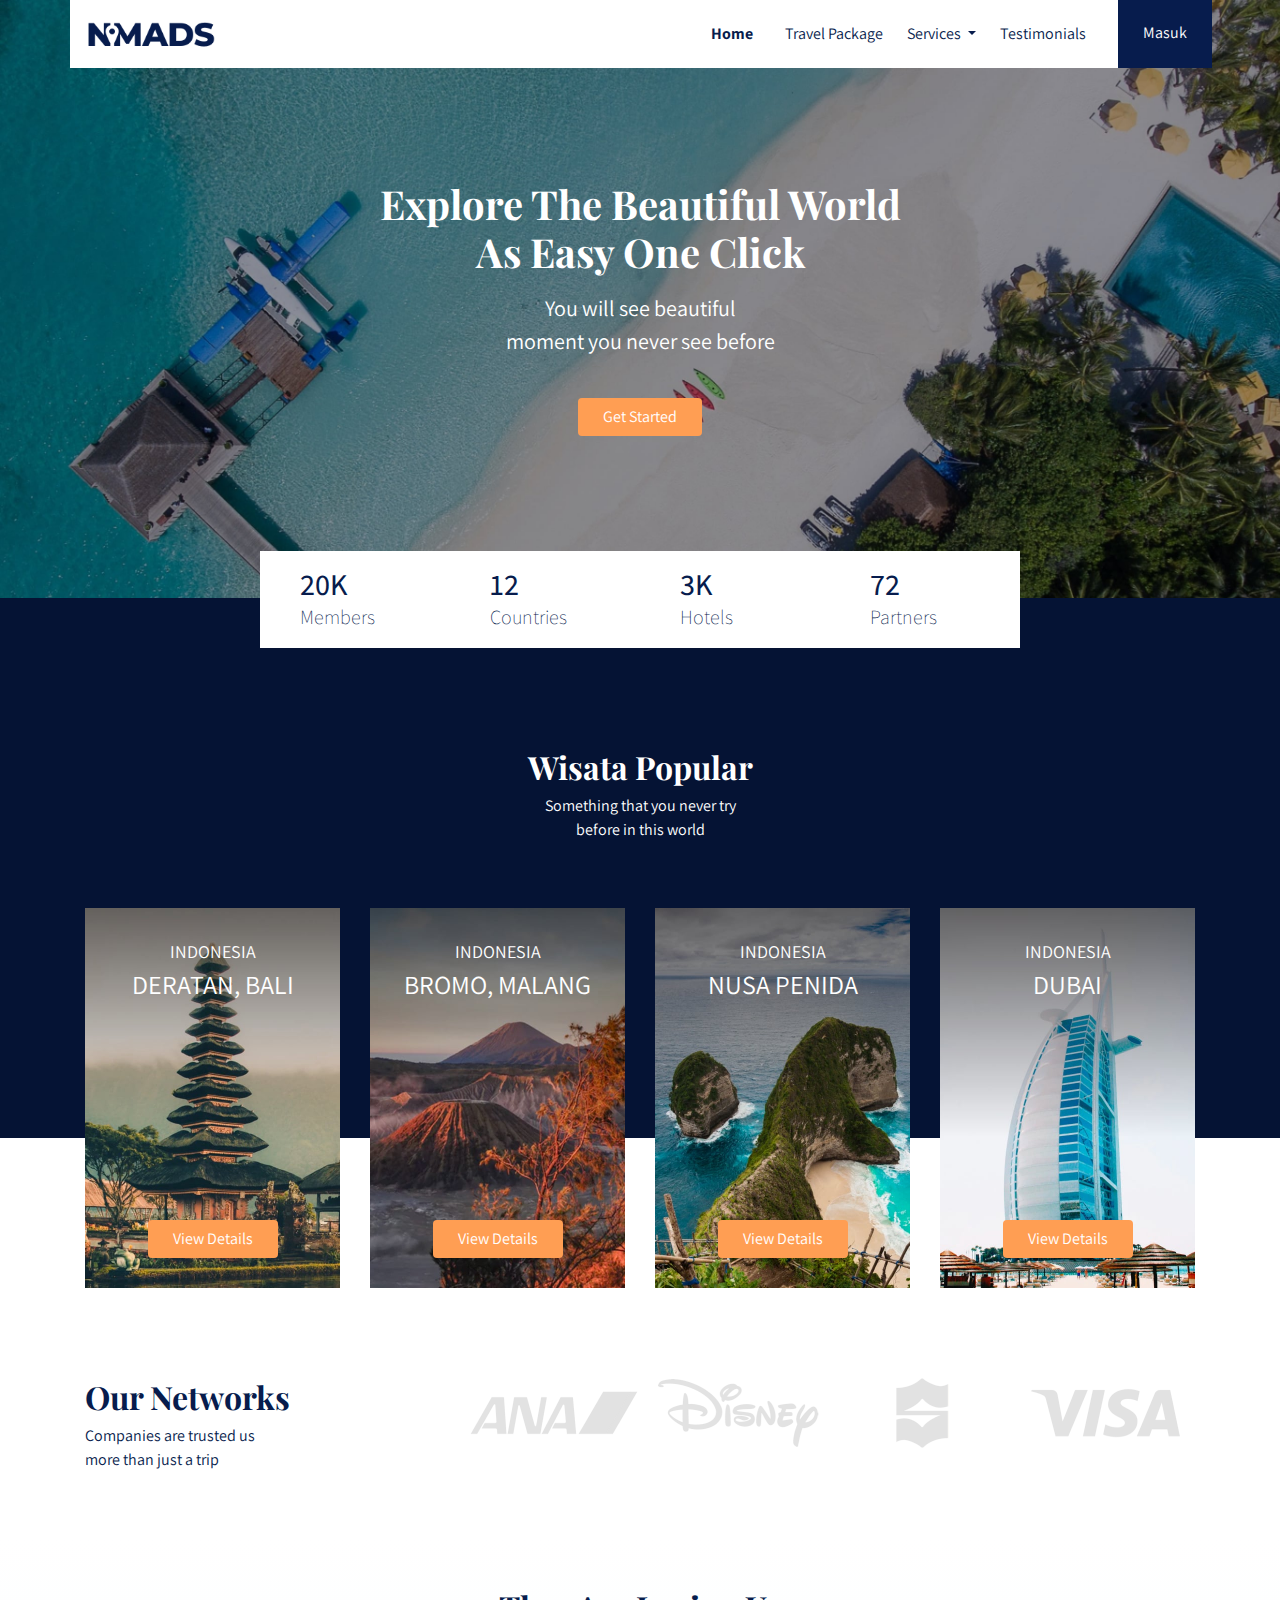
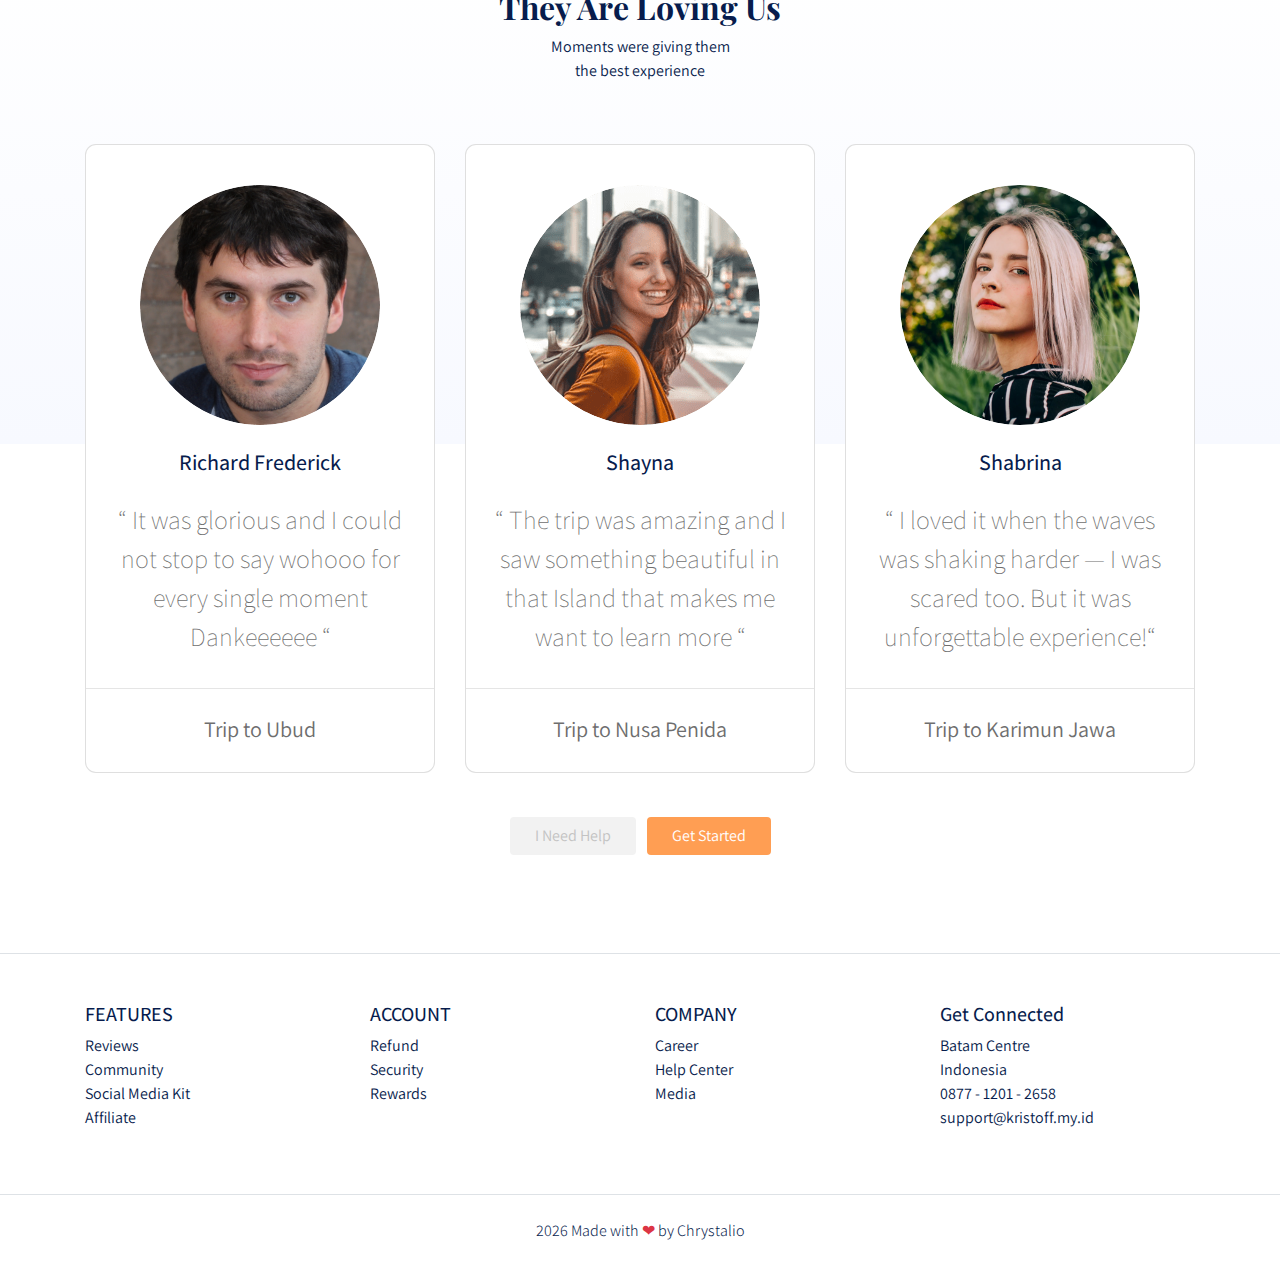
<file: index.html>
<!DOCTYPE html>
<html lang="en">
  <head>
    <meta charset="UTF-8" />
    <meta name="viewport" content="width=device-width, initial-scale=1.0" />
    <meta http-equiv="X-UA-Compatible" content="ie=edge" />
    <title>Nomads - Travel</title>
    <link
      rel="stylesheet"
      href="frontend/libraries/bootstrap/css/bootstrap.css"
    />
    <link rel="stylesheet" href="frontend/styles/main.css" />
    <link
      href="https://fonts.googleapis.com/css?family=Assistant:200,400,700&&display=swap"
      rel="stylesheet"
    />
    <link
      href="https://fonts.googleapis.com/css?family=Playfair+Display:400,700&display=swap"
      rel="stylesheet"
    />
  </head>
  <body>
    <!-- Semantic elements -->
    <!-- https://www.w3schools.com/html/html5_semantic_elements.asp -->

    <!-- Bootstrap navbar example -->
    <!-- https://www.w3schools.com/bootstrap4/bootstrap_navbar.asp -->
    <div class="container">
      <nav class="row navbar navbar-expand-lg navbar-light bg-white">
        <a class="navbar-brand" href="#">
          <img src="frontend/images/logo@2x.png" alt="" />
        </a>
        <button
          class="navbar-toggler navbar-toggler-right"
          type="button"
          data-toggle="collapse"
          data-target="#navb"
        >
          <span class="navbar-toggler-icon"></span>
        </button>

        <!-- Menu -->
        <div class="collapse navbar-collapse" id="navb">
          <ul class="navbar-nav ml-auto mr-3">
            <li class="nav-item mx-md-2">
              <a class="nav-link active" href="#">Home</a>
            </li>
            <li class="nav-item mx-md-2">
              <a class="nav-link" href="#">Travel Package</a>
            </li>
            <li class="nav-item dropdown">
              <a
                class="nav-link dropdown-toggle"
                href="#"
                id="navbardrop"
                data-toggle="dropdown"
              >
                Services
              </a>
              <div class="dropdown-menu">
                <a class="dropdown-item" href="#">Link 1</a>
                <a class="dropdown-item" href="#">Link 2</a>
                <a class="dropdown-item" href="#">Link 3</a>
              </div>
            </li>
            <li class="nav-item mx-md-2">
              <a class="nav-link" href="#">Testimonials</a>
            </li>
          </ul>

          <!-- Mobile button -->
          <form class="form-inline d-sm-block d-md-none">
            <button class="btn btn-login my-2 my-sm-0">
              Masuk
            </button>
          </form>
          <!-- Desktop Button -->
          <form class="form-inline my-2 my-lg-0 d-none d-md-block">
            <button class="btn btn-login btn-navbar-right my-2 my-sm-0 px-4">
              Masuk
            </button>
          </form>
        </div>
      </nav>
    </div>
    <header class="text-center">
      <h1>
        Explore The Beautiful World
        <br />
        As Easy One Click
      </h1>
      <p class="mt-3">
        You will see beautiful
        <br />
        moment you never see before
      </p>
      <a href="#" class="btn btn-get-started px-4 mt-4">
        Get Started
      </a>
    </header>
    <main>
      <div class="container">
        <section class="section-stats row justify-content-center" id="stats">
          <div class="col-3 col-md-2 stats-detail">
            <h2>20K</h2>
            <p>Members</p>
          </div>
          <div class="col-3 col-md-2 stats-detail">
            <h2>12</h2>
            <p>Countries</p>
          </div>
          <div class="col-3 col-md-2 stats-detail">
            <h2>3K</h2>
            <p>Hotels</p>
          </div>
          <div class="col-3 col-md-2 stats-detail">
            <h2>72</h2>
            <p>Partners</p>
          </div>
        </section>
      </div>
      <section class="section-popular" id="popular">
        <div class="container">
          <div class="row">
            <div class="col text-center section-popular-heading">
              <h2>Wisata Popular</h2>
              <p>
                Something that you never try
                <br />
                before in this world
              </p>
            </div>
          </div>
        </div>
      </section>
      <section class="section-popular-content" id="popularContent">
        <div class="container">
          <div class="section-popular-travel row justify-content-center">
            <div class="col-sm-6 col-md-4 col-lg-3">
              <div
                class="card-travel text-center d-flex flex-column"
                style="background-image: url('frontend/images/travel-1@2x.jpg');"
              >
                <div class="travel-country">INDONESIA</div>
                <div class="travel-location">DERATAN, BALI</div>
                <div class="travel-button mt-auto">
                  <a href="details.html" class="btn btn-travel-details px-4">
                    View Details
                  </a>
                </div>
              </div>
            </div>
            <div class="col-sm-6 col-md-4 col-lg-3">
              <div
                class="card-travel text-center d-flex flex-column"
                style="background-image: url('frontend/images/travel-2@2x.jpg');"
              >
                <div class="travel-country">INDONESIA</div>
                <div class="travel-location">BROMO, MALANG</div>
                <div class="travel-button mt-auto">
                  <a href="details.html" class="btn btn-travel-details px-4">
                    View Details
                  </a>
                </div>
              </div>
            </div>
            <div class="col-sm-6 col-md-4 col-lg-3">
              <div
                class="card-travel text-center d-flex flex-column"
                style="background-image: url('frontend/images/travel-3@2x.jpg');"
              >
                <div class="travel-country">INDONESIA</div>
                <div class="travel-location">NUSA PENIDA</div>
                <div class="travel-button mt-auto">
                  <a href="details.html" class="btn btn-travel-details px-4">
                    View Details
                  </a>
                </div>
              </div>
            </div>
            <div class="col-sm-6 col-md-4 col-lg-3">
              <div
                class="card-travel text-center d-flex flex-column"
                style="background-image: url('frontend/images/travel-4@2x.jpg');"
              >
                <div class="travel-country">INDONESIA</div>
                <div class="travel-location">DUBAI</div>
                <div class="travel-button mt-auto">
                  <a href="details.html" class="btn btn-travel-details px-4">
                    View Details
                  </a>
                </div>
              </div>
            </div>
          </div>
        </div>
      </section>
      <section class="section-networks" id="networks">
        <div class="container">
          <div class="row">
            <div class="col-md-4">
              <h2>Our Networks</h2>
              <p>
                Companies are trusted us
                <br />
                more than just a trip
              </p>
            </div>
            <div class="col-md-8 text-center">
              <img src="frontend/images/partner.png" class="img-patner" />
            </div>
          </div>
        </div>
      </section>
      <section class="section-testimonials-heading" id="testimonialsHeading">
        <div class="container">
          <div class="row">
            <div class="col text-center">
              <h2>They Are Loving Us</h2>
              <p>
                Moments were giving them
                <br />
                the best experience
              </p>
            </div>
          </div>
        </div>
      </section>
      <section class="section-testimonials-content" id="testimonialsContent">
        <div class="container">
          <div
            class="section-popular-travel row justify-content-center match-height"
          >
            <div class="col-sm-6 col-md-6 col-lg-4">
              <div class="card card-testimonial text-center">
                <div class="testimonial-content">
                  <img
                    src="frontend/images/richard@2x.png"
                    alt=""
                    class="mb-4 rounded-circle"
                  />
                  <h3 class="mb-4">Richard Frederick</h3>
                  <p class="testimonials">
                    “ It was glorious and I could not stop to say wohooo for
                    every single moment Dankeeeeee “
                  </p>
                </div>
                <hr />
                <p class="trip-to mt-2">Trip to Ubud</p>
              </div>
            </div>
            <div class="col-sm-6 col-md-6 col-lg-4">
              <div class="card card-testimonial text-center">
                <div class="testimonial-content">
                  <img
                    src="frontend/images/avatar-2@2x.png"
                    alt=""
                    class="mb-4 rounded-circle"
                  />
                  <h3 class="mb-4">Shayna</h3>
                  <p class="testimonials">
                    “ The trip was amazing and I saw something beautiful in that
                    Island that makes me want to learn more “
                  </p>
                </div>
                <hr />
                <p class="trip-to mt-2">Trip to Nusa Penida</p>
              </div>
            </div>
            <div class="col-sm-6 col-md-6 col-lg-4">
              <div class="card card-testimonial text-center">
                <div class="testimonial-content mb-auto">
                  <img
                    src="frontend/images/avatar-3@2x.png"
                    alt=""
                    class="mb-4 rounded-circle"
                  />
                  <h3 class="mb-4">Shabrina</h3>
                  <p class="testimonials">
                    “ I loved it when the waves was shaking harder — I was
                    scared too. But it was unforgettable experience!“
                  </p>
                </div>
                <hr />
                <p class="trip-to mt-2">Trip to Karimun Jawa</p>
              </div>
            </div>
          </div>
          <div class="row">
            <div class="col-12 text-center">
              <a href="#" class="btn btn-need-help px-4 mt-4 mx-1">
                I Need Help
              </a>
              <a href="#" class="btn btn-get-started px-4 mt-4 mx-1">
                Get Started
              </a>
            </div>
          </div>
        </div>
      </section>
    </main>
    <footer class="section-footer mt-5 mb-4 border-top">
      <div class="container pt-5 pb-5">
        <div class="row justify-content-center">
          <div class="col-12">
            <div class="row">
              <div class="col-12">
                <div class="row">
                  <div class="col-12 col-lg-3">
                    <h5>FEATURES</h5>
                    <ul class="list-unstyled">
                      <li>
                        <a href="#">Reviews</a>
                      </li>
                      <li>
                        <a href="#">Community</a>
                      </li>
                      <li>
                        <a href="#">Social Media Kit</a>
                      </li>
                      <li>
                        <a href="#">Affiliate</a>
                      </li>
                    </ul>
                  </div>
                  <div class="col-12 col-lg-3">
                    <h5>ACCOUNT</h5>
                    <ul class="list-unstyled">
                      <li><a href="#">Refund</a></li>
                      <li><a href="#">Security</a></li>
                      <li><a href="#">Rewards</a></li>
                    </ul>
                  </div>
                  <div class="col-12 col-lg-3">
                    <h5>COMPANY</h5>
                    <ul class="list-unstyled">
                      <li><a href="#">Career</a></li>
                      <li><a href="#">Help Center</a></li>
                      <li><a href="#">Media</a></li>
                    </ul>
                  </div>
                  <div class="col-12 col-lg-3">
                    <h5>Get Connected</h5>
                    <ul class="list-unstyled">
                      <li>Batam Centre</li>
                      <li>Indonesia</li>
                      <li>0877 - 1201 - 2658</li>
                      <li>support@kristoff.my.id</li>
                    </ul>
                  </div>
                </div>
              </div>
            </div>
          </div>
        </div>
      </div>
      <div class="container-fluid">
        <div
          class="row border-top justify-content-center align-items-center pt-4"
        >
          <div class="col-auto text-gray-500 font-weight-light">
            <script>document.write(new Date().getFullYear())</script> Made with <span class="text-danger"> &#10084; </span> by <a href="https://github.com/chrystalio" target="_blank"> Chrystalio</a>
          </div>
        </div>
      </div>
    </footer>
    <script src="frontend/libraries/retina/retina.js"></script>
    <script src="frontend/libraries/jquery/jquery-3.4.1.min.js"></script>
    <script src="frontend/libraries/bootstrap/js/bootstrap.js"></script>
  </body>
</html>
</file>
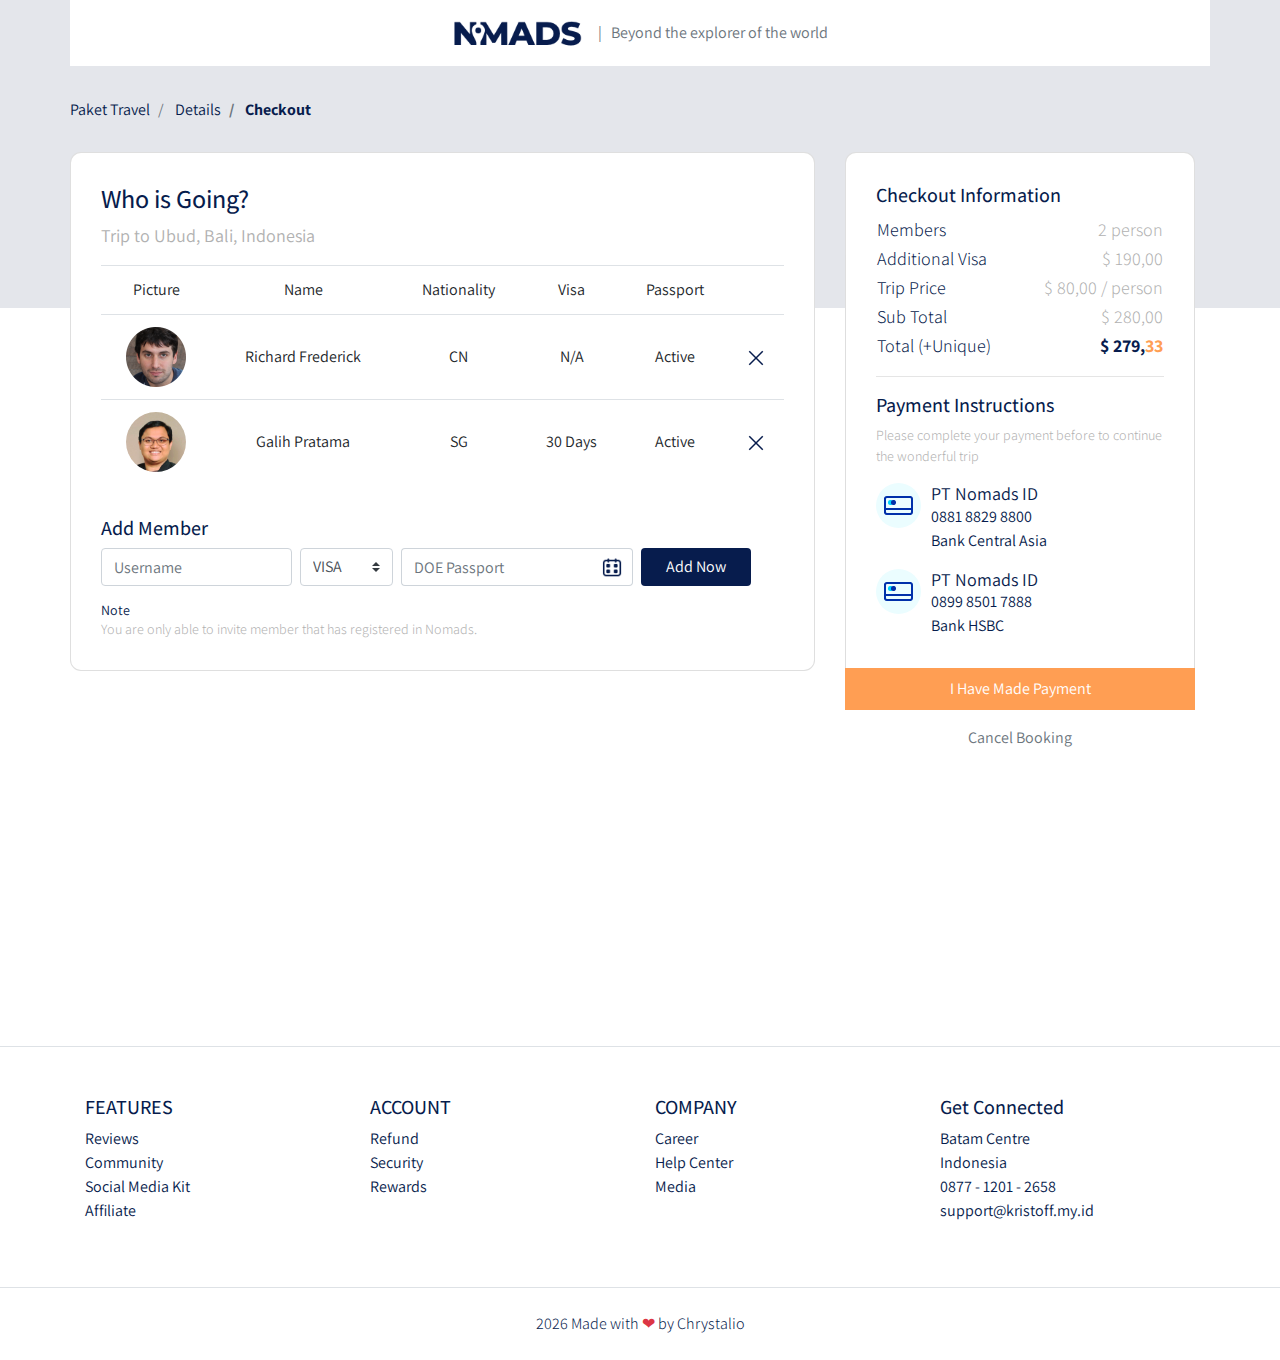
<file: checkout.html>
<!DOCTYPE html>
<html lang="en">
  <head>
    <meta charset="UTF-8" />
    <meta name="viewport" content="width=device-width, initial-scale=1.0" />
    <meta http-equiv="X-UA-Compatible" content="ie=edge" />
    <title>Nomads - Payment</title>
    <link
      rel="stylesheet"
      href="frontend/libraries/bootstrap/css/bootstrap.css"
    />
    <link rel="stylesheet" href="frontend/styles/main.css" />
    <link
      href="https://fonts.googleapis.com/css?family=Assistant:200,400,700&&display=swap"
      rel="stylesheet"
    />
    <link
      href="https://fonts.googleapis.com/css?family=Playfair+Display:400,700&display=swap"
      rel="stylesheet"
    />
    <link rel="stylesheet" href="frontend/libraries/xzoom/dist/xzoom.css" />
    <link rel="stylesheet" href="frontend/libraries/gijgo/css/gijgo.min.css" />
  </head>
  <body>
    <!-- Semantic elements -->
    <!-- https://www.w3schools.com/html/html5_semantic_elements.asp -->

    <!-- Bootstrap navbar example -->
    <!-- https://www.w3schools.com/bootstrap4/bootstrap_navbar.asp -->
    <div class="container">
      <nav class="row navbar navbar-expand-lg navbar-light bg-white">
        <div class="navbar-nav ml-auto mr-auto mr-sm-auto mr-lg-0 mr-md-auto">
          <a class="navbar-brand" href="index.html">
            <img src="frontend/images/logo.png" alt="" />
          </a>
        </div>
        <ul class="navbar-nav mr-auto d-none d-lg-block">
          <li>
            <span class="text-muted"
              >| &nbsp; Beyond the explorer of the world</span
            >
          </li>
        </ul>
      </nav>
    </div>
    <main>
      <section class="section-details-header"></section>
      <section class="section-details-content">
        <div class="container">
          <div class="row">
            <div class="col p-0 pl-3 pl-lg-0">
              <nav aria-label="breadcrumb">
                <ol class="breadcrumb">
                  <li class="breadcrumb-item" aria-current="page">
                    Paket Travel
                  </li>
                  <li class="breadcrumb-item" aria-current="page">
                    Details
                  </li>
                  <li class="breadcrumb-item active" aria-current="page">
                    Checkout
                  </li>
                </ol>
              </nav>
            </div>
          </div>
          <div class="row">
            <div class="col-lg-8 pl-lg-0">
              <div class="card card-details mb-3">
                <h1>Who is Going?</h1>
                <p>
                  Trip to Ubud, Bali, Indonesia
                </p>
                <div class="attendee">
                  <table class="table table-responsive-sm text-center">
                    <thead>
                      <tr>
                        <td scope="col">Picture</td>
                        <td scope="col">Name</td>
                        <td scope="col">Nationality</td>
                        <td scope="col">Visa</td>
                        <td scope="col">Passport</td>
                        <td scope="col"></td>
                      </tr>
                    </thead>
                    <tbody>
                      <tr>
                        <td>
                          <img
                            src="frontend/images/richard.png"
                            alt=""
                            height="60"
                          />
                        </td>
                        <td class="align-middle">Richard Frederick</td>
                        <td class="align-middle">CN</td>
                        <td class="align-middle">N/A</td>
                        <td class="align-middle">Active</td>
                        <td class="align-middle">
                          <a href="#">
                            <img src="frontend/images/ic_remove.png" alt="" />
                          </a>
                        </td>
                      </tr>
                      <tr>
                        <td>
                          <img
                            src="frontend/images/avatar-5.png"
                            alt=""
                            height="60"
                          />
                        </td>
                        <td class="align-middle">Galih Pratama</td>
                        <td class="align-middle">SG</td>
                        <td class="align-middle">30 Days</td>
                        <td class="align-middle">Active</td>
                        <td class="align-middle">
                          <a href="#">
                            <img src="frontend/images/ic_remove.png" alt="" />
                          </a>
                        </td>
                      </tr>
                    </tbody>
                  </table>
                </div>
                <div class="member mt-3">
                  <h2>Add Member</h2>
                  <form class="form-inline">
                    <label class="sr-only" for="inputUsername">Name</label>
                    <input
                      type="text"
                      class="form-control mb-2 mr-sm-2"
                      id="inputUsername"
                      placeholder="Username"
                    />

                    <label
                      class="sr-only"
                      class="mr-2"
                      for="inlineFormCustomSelectPref"
                      >Preference</label
                    >
                    <select
                      class="custom-select mb-2 mr-sm-2"
                      id="inlineFormCustomSelectPref"
                    >
                      <option selected value="">VISA</option>
                      <option value="2">30 Days</option>
                      <option value="3">N/A</option>
                    </select>

                    <label class="sr-only" for="doePassport"
                      >DOE Passport</label
                    >
                    <div class="input-group mb-2 mr-sm-2">
                      <input
                        type="text"
                        class="form-control datepicker"
                        id="doePassport"
                        placeholder="DOE Passport"
                      />
                    </div>

                    <button type="submit" class="btn btn-add-now mb-2 px-4">
                      Add Now
                    </button>
                  </form>
                  <h3 class="mt-2 mb-0">Note</h3>
                  <p class="disclaimer mb-0">
                    You are only able to invite member that has registered in
                    Nomads.
                  </p>
                </div>
              </div>
            </div>
            <div class="col-lg-4">
              <div class="card card-details card-right">
                <h2>Checkout Information</h2>
                <table class="trip-informations">
                  <tr>
                    <th width="50%">Members</th>
                    <td width="50%" class="text-right">2 person</td>
                  </tr>
                  <tr>
                    <th width="50%">Additional Visa</th>
                    <td width="50%" class="text-right">$ 190,00</td>
                  </tr>
                  <tr>
                    <th width="50%">Trip Price</th>
                    <td width="50%" class="text-right">$ 80,00 / person</td>
                  </tr>
                  <tr>
                    <th width="50%">Sub Total</th>
                    <td width="50%" class="text-right">$ 280,00</td>
                  </tr>
                  <tr>
                    <th width="50%">Total (+Unique)</th>
                    <td width="50%" class="text-right text-total">
                      <span class="text-blue">$ 279,</span
                      ><span class="text-orange">33</span>
                    </td>
                  </tr>
                </table>

                <hr />
                <h2>Payment Instructions</h2>
                <p class="payment-instructions">
                  Please complete your payment before to continue the wonderful
                  trip
                </p>
                <div class="bank">
                  <div class="bank-item pb-3">
                    <img
                      src="frontend/images/ic_bank.png"
                      alt=""
                      class="bank-image"
                    />
                    <div class="description">
                      <h3>PT Nomads ID</h3>
                      <p>
                        0881 8829 8800
                        <br />
                        Bank Central Asia
                      </p>
                    </div>
                    <div class="clearfix"></div>
                  </div>
                  <div class="bank-item">
                    <img
                      src="frontend/images/ic_bank.png"
                      alt=""
                      class="bank-image"
                    />
                    <div class="description">
                      <h3>PT Nomads ID</h3>
                      <p>
                        0899 8501 7888
                        <br />
                        Bank HSBC
                      </p>
                    </div>
                    <div class="clearfix"></div>
                  </div>
                </div>
              </div>
              <div class="join-container">
                <a
                  href="success.html"
                  class="btn btn-block btn-join-now mt-3 py-2"
                  >I Have Made Payment</a
                >
              </div>
              <div class="text-center mt-3">
                <a href="#" class="text-muted">Cancel Booking</a>
              </div>
            </div>
          </div>
        </div>
      </section>
    </main>
    <footer class="section-footer mt-5 mb-4 border-top">
      <div class="container pt-5 pb-5">
        <div class="row justify-content-center">
          <div class="col-12">
            <div class="row">
              <div class="col-12">
                <div class="row">
                  <div class="col-12 col-lg-3">
                    <h5>FEATURES</h5>
                    <ul class="list-unstyled">
                      <li>
                        <a href="#">Reviews</a>
                      </li>
                      <li>
                        <a href="#">Community</a>
                      </li>
                      <li>
                        <a href="#">Social Media Kit</a>
                      </li>
                      <li>
                        <a href="#">Affiliate</a>
                      </li>
                    </ul>
                  </div>
                  <div class="col-12 col-lg-3">
                    <h5>ACCOUNT</h5>
                    <ul class="list-unstyled">
                      <li><a href="#">Refund</a></li>
                      <li><a href="#">Security</a></li>
                      <li><a href="#">Rewards</a></li>
                    </ul>
                  </div>
                  <div class="col-12 col-lg-3">
                    <h5>COMPANY</h5>
                    <ul class="list-unstyled">
                      <li><a href="#">Career</a></li>
                      <li><a href="#">Help Center</a></li>
                      <li><a href="#">Media</a></li>
                    </ul>
                  </div>
                  <div class="col-12 col-lg-3">
                    <h5>Get Connected</h5>
                    <ul class="list-unstyled">
                      <li>Batam Centre</li>
                      <li>Indonesia</li>
                      <li>0877 - 1201 - 2658</li>
                      <li>support@kristoff.my.id</li>
                    </ul>
                  </div>
                </div>
              </div>
            </div>
          </div>
        </div>
      </div>
      <div class="container-fluid">
        <div
          class="row border-top justify-content-center align-items-center pt-4"
        >
          <div class="col-auto text-gray-500 font-weight-light">
            <script>document.write(new Date().getFullYear())</script> Made with <span class="text-danger"> &#10084; </span> by <a href="https://github.com/chrystalio" target="_blank"> Chrystalio</a>
          </div>
        </div>
      </div>
    </footer>
    <script src="frontend/libraries/retina/retina.js"></script>
    <script src="frontend/libraries/jquery/jquery-3.4.1.min.js"></script>
    <script src="frontend/libraries/bootstrap/js/bootstrap.js"></script>
    <script src="frontend/libraries/xzoom/dist/xzoom.min.js"></script>
    <script src="frontend/libraries/gijgo/js/gijgo.min.js"></script>
    <script>
      $(document).ready(function() {
        $('.xzoom, .xzoom-gallery').xzoom({
          zoomWidth: 500,
          title: false,
          tint: '#333',
          Xoffset: 15
        });

        $('.datepicker').datepicker({
          uiLibrary: 'bootstrap4',
          icons: {
            rightIcon: '<img src="frontend/images/ic_doe.png" alt="" />'
          }
        });
      });
    </script>
  </body>
</html>
</file>
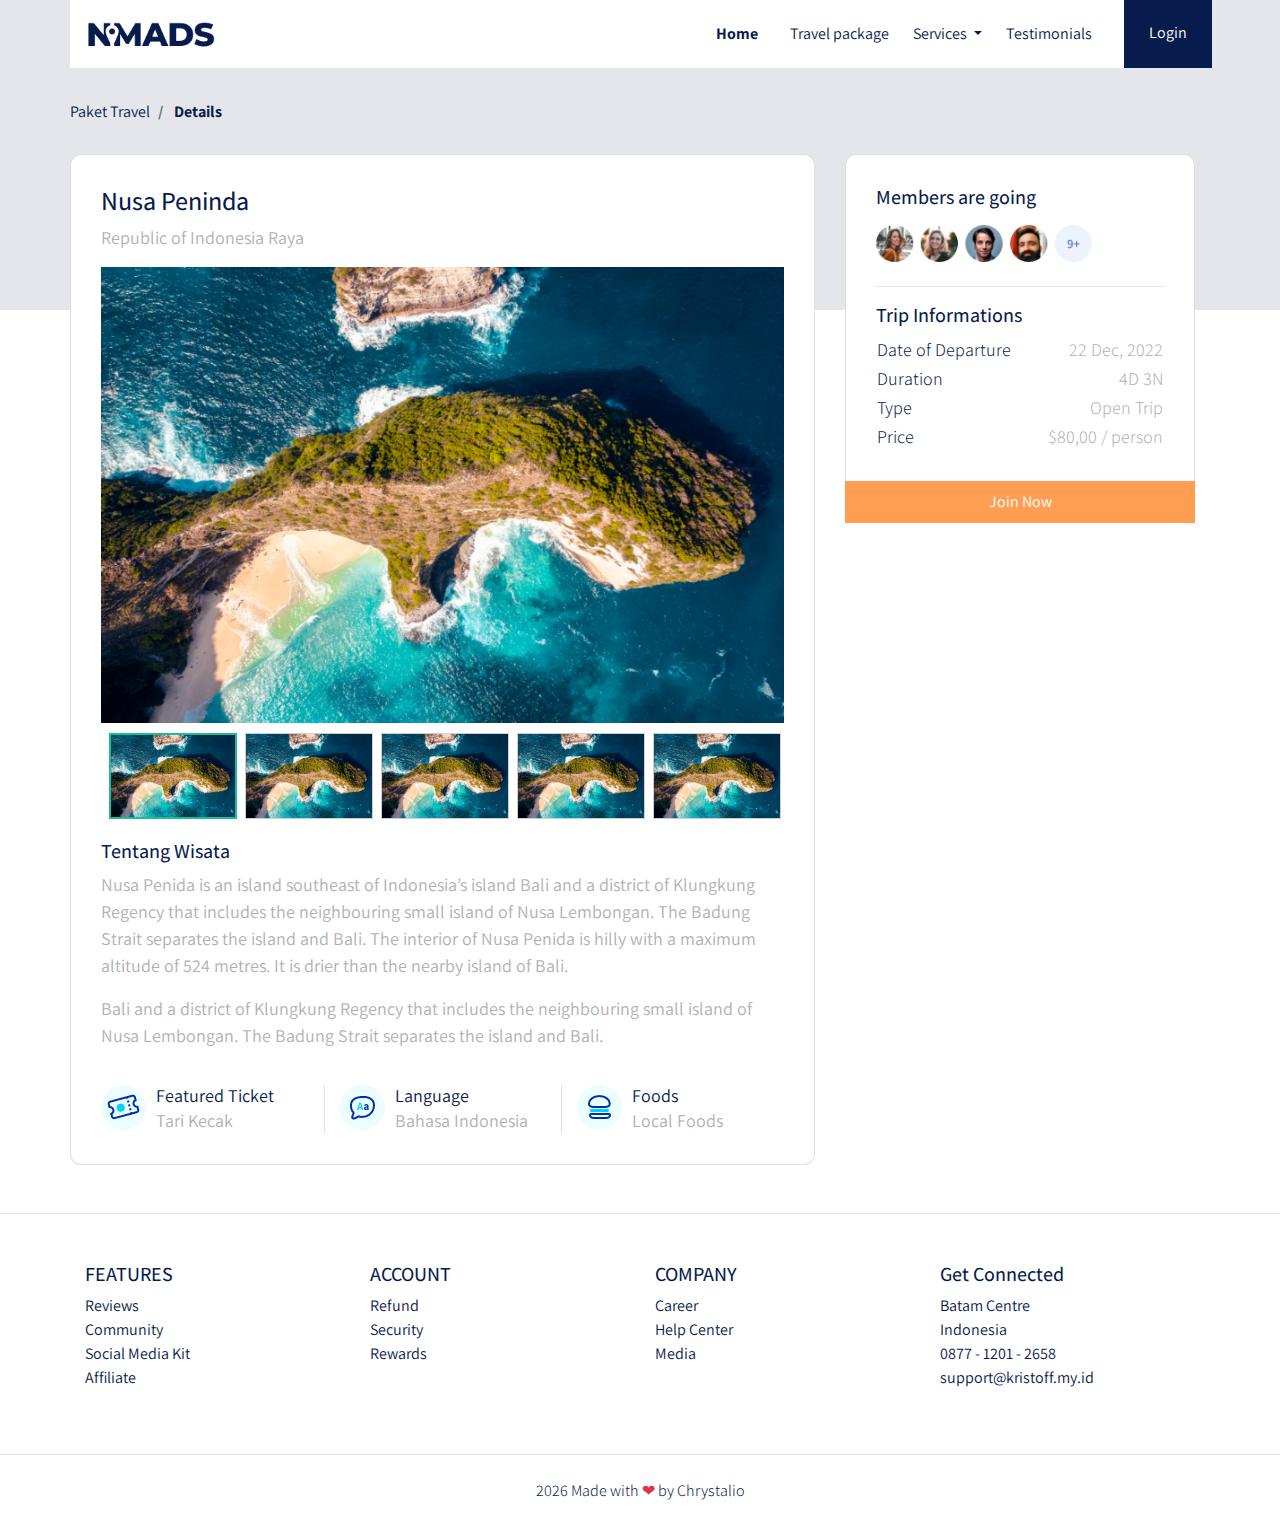
<file: details.html>
<!DOCTYPE html>
<html lang="en">
  <head>
    <meta charset="UTF-8" />
    <meta name="viewport" content="width=device-width, initial-scale=1.0" />
    <meta http-equiv="X-UA-Compatible" content="ie=edge" />
    <title>Nomads - Details</title>
    <link
      rel="stylesheet"
      href="frontend/libraries/bootstrap/css/bootstrap.css"
    />
    <link rel="stylesheet" href="frontend/styles/main.css" />
    <link
      href="https://fonts.googleapis.com/css?family=Assistant:200,400,700&&display=swap"
      rel="stylesheet"
    />
    <link
      href="https://fonts.googleapis.com/css?family=Playfair+Display:400,700&display=swap"
      rel="stylesheet"
    />
    <link rel="stylesheet" href="frontend/libraries/xzoom/dist/xzoom.css" />
  </head>
  <body>
    <!-- Semantic elements -->
    <!-- https://www.w3schools.com/html/html5_semantic_elements.asp -->

    <!-- Bootstrap navbar example -->
    <!-- https://www.w3schools.com/bootstrap4/bootstrap_navbar.asp -->
    <div class="container">
      <nav class="row navbar navbar-expand-lg navbar-light bg-white">
        <a class="navbar-brand" href="index.html">
          <img src="frontend/images/logo.png" alt="" />
        </a>
        <button
          class="navbar-toggler navbar-toggler-right"
          type="button"
          data-toggle="collapse"
          data-target="#navb"
        >
          <span class="navbar-toggler-icon"></span>
        </button>

        <!-- Menu -->
        <div class="collapse navbar-collapse" id="navb">
          <ul class="navbar-nav ml-auto mr-3">
            <li class="nav-item mx-md-2">
              <a class="nav-link active" href="index.html">Home</a>
            </li>
            <li class="nav-item mx-md-2">
              <a class="nav-link" href="#">Travel package</a>
            </li>
            <li class="nav-item dropdown">
              <a
                class="nav-link dropdown-toggle"
                href="#"
                id="navbardrop"
                data-toggle="dropdown"
              >
                Services
              </a>
              <div class="dropdown-menu">
                <a class="dropdown-item" href="#">Link 1</a>
                <a class="dropdown-item" href="#">Link 2</a>
                <a class="dropdown-item" href="#">Link 3</a>
              </div>
            </li>
            <li class="nav-item mx-md-2">
              <a class="nav-link" href="#">Testimonials</a>
            </li>
          </ul>

          <!-- Mobile button -->
          <form class="form-inline d-sm-block d-md-none">
            <button class="btn btn-login my-2 my-sm-0">
              Masuk
            </button>
          </form>
          <!-- Desktop Button -->
          <form class="form-inline my-2 my-lg-0 d-none d-md-block">
            <button class="btn btn-login btn-navbar-right my-2 my-sm-0 px-4">
              Login
            </button>
          </form>
        </div>
      </nav>
    </div>
    <main>
      <section class="section-details-header"></section>
      <section class="section-details-content">
        <div class="container">
          <div class="row">
            <div class="col p-0 pl-3 pl-lg-0"">
              <nav aria-label="breadcrumb">
                <ol class="breadcrumb">
                  <li class="breadcrumb-item" aria-current="page">
                    Paket Travel
                  </li>
                  <li class="breadcrumb-item active" aria-current="page">
                    Details
                  </li>
                </ol>
              </nav>
            </div>
          </div>
          <div class="row">
            <div class="col-lg-8 pl-lg-0">
              <div class="card card-details">
                <h1>Nusa Peninda</h1>
                <p>
                  Republic of Indonesia Raya
                </p>
                <div class="gallery">
                  <div class="xzoom-container">
                    <img
                      class="xzoom"
                      id="xzoom-default"
                      src="frontend/images/details-1.jpg"
                      xoriginal="frontend/images/details-1.jpg"
                    />
                    <div class="xzoom-thumbs">
                      <a href="frontend/images/details-1.jpg"
                        ><img
                          class="xzoom-gallery"
                          width="128"
                          src="frontend/images/details-1.jpg"
                          xpreview="frontend/images/details-1.jpg"
                      /></a>
                      <a href="frontend/images/details-1.jpg"
                        ><img
                          class="xzoom-gallery"
                          width="128"
                          src="frontend/images/details-1.jpg"
                          xpreview="frontend/images/details-1.jpg"
                      /></a>
                      <a href="frontend/images/details-1.jpg"
                        ><img
                          class="xzoom-gallery"
                          width="128"
                          src="frontend/images/details-1.jpg"
                          xpreview="frontend/images/details-1.jpg"
                      /></a>
                      <a href="frontend/images/details-1.jpg"
                        ><img
                          class="xzoom-gallery"
                          width="128"
                          src="frontend/images/details-1.jpg"
                          xpreview="frontend/images/details-1.jpg"
                      /></a>
                      <a href="frontend/images/details-1.jpg"
                        ><img
                          class="xzoom-gallery"
                          width="128"
                          src="frontend/images/details-1.jpg"
                          xpreview="frontend/images/details-1.jpg"
                      /></a>
                    </div>
                  </div>
                  <h2>Tentang Wisata</h2>
                  <p>
                    Nusa Penida is an island southeast of Indonesia’s island
                    Bali and a district of Klungkung Regency that includes the
                    neighbouring small island of Nusa Lembongan. The Badung
                    Strait separates the island and Bali. The interior of Nusa
                    Penida is hilly with a maximum altitude of 524 metres. It is
                    drier than the nearby island of Bali.
                  </p>
                  <p>
                    Bali and a district of Klungkung Regency that includes the
                    neighbouring small island of Nusa Lembongan. The Badung
                    Strait separates the island and Bali.
                  </p>
                  <div class="features row pt-3">
                    <div class="col-md-4">
                      <img
                        src="frontend/images/ic_event.png"
                        alt=""
                        class="features-image"
                      />
                      <div class="description">
                        <h3>Featured Ticket</h3>
                        <p>Tari Kecak</p>
                      </div>
                    </div>
                    <div class="col-md-4 border-left">
                      <img
                        src="frontend/images/ic_bahasa.png"
                        alt=""
                        class="features-image"
                      />
                      <div class="description">
                        <h3>Language</h3>
                        <p>Bahasa Indonesia</p>
                      </div>
                    </div>
                    <div class="col-md-4 border-left">
                      <img
                        src="frontend/images/ic_foods.png"
                        alt=""
                        class="features-image"
                      />
                      <div class="description">
                        <h3>Foods</h3>
                        <p>Local Foods</p>
                      </div>
                    </div>
                  </div>
                </div>
              </div>
            </div>
            <div class="col-lg-4">
              <div class="card card-details card-right">
                <h2>Members are going</h2>
                <div class="members my-2">
                  <img src="frontend/images/members.png" alt="" class="w-75" />
                </div>
                <hr />
                <h2>Trip Informations</h2>
                <table class="trip-informations">
                  <tr>
                    <th width="50%">Date of Departure</th>
                    <td width="50%" class="text-right">22 Dec, 2022</td>
                  </tr>
                  <tr>
                    <th width="50%">Duration</th>
                    <td width="50%" class="text-right">4D 3N</td>
                  </tr>
                  <tr>
                    <th width="50%">Type</th>
                    <td width="50%" class="text-right">Open Trip</td>
                  </tr>
                  <tr>
                    <th width="50%">Price</th>
                    <td width="50%" class="text-right">$80,00 / person</td>
                  </tr>
                </table>
              </div>
              <div class="join-container">
                <a href="checkout.html" class="btn btn-block btn-join-now mt-3 py-2"
                  >Join Now</a
                >
              </div>
            </div>
          </div>
        </div>
      </section>
    </main>
    <footer class="section-footer mt-5 mb-4 border-top">
      <div class="container pt-5 pb-5">
        <div class="row justify-content-center">
          <div class="col-12">
            <div class="row">
              <div class="col-12">
                <div class="row">
                  <div class="col-12 col-lg-3">
                    <h5>FEATURES</h5>
                    <ul class="list-unstyled">
                      <li>
                        <a href="#">Reviews</a>
                      </li>
                      <li>
                        <a href="#">Community</a>
                      </li>
                      <li>
                        <a href="#">Social Media Kit</a>
                      </li>
                      <li>
                        <a href="#">Affiliate</a>
                      </li>
                    </ul>
                  </div>
                  <div class="col-12 col-lg-3">
                    <h5>ACCOUNT</h5>
                    <ul class="list-unstyled">
                      <li><a href="#">Refund</a></li>
                      <li><a href="#">Security</a></li>
                      <li><a href="#">Rewards</a></li>
                    </ul>
                  </div>
                  <div class="col-12 col-lg-3">
                    <h5>COMPANY</h5>
                    <ul class="list-unstyled">
                      <li><a href="#">Career</a></li>
                      <li><a href="#">Help Center</a></li>
                      <li><a href="#">Media</a></li>
                    </ul>
                  </div>
                  <div class="col-12 col-lg-3">
                    <h5>Get Connected</h5>
                    <ul class="list-unstyled">
                      <li>Batam Centre</li>
                      <li>Indonesia</li>
                      <li>0877 - 1201 - 2658</li>
                      <li>support@kristoff.my.id</li>
                    </ul>
                  </div>
                </div>
              </div>
            </div>
          </div>
        </div>
      </div>
      <div class="container-fluid">
        <div
          class="row border-top justify-content-center align-items-center pt-4"
        >
          <div class="col-auto text-gray-500 font-weight-light">
            <script>document.write(new Date().getFullYear())</script> Made with <span class="text-danger"> &#10084; </span> by <a href="https://github.com/chrystalio" target="_blank"> Chrystalio</a>
          </div>
        </div>
      </div>
    </footer>
    <script src="frontend/libraries/retina/retina.js"></script>
    <script src="frontend/libraries/jquery/jquery-3.4.1.min.js"></script>
    <script src="frontend/libraries/bootstrap/js/bootstrap.js"></script>
    <script src="frontend/libraries/xzoom/dist/xzoom.min.js"></script>
    <script>
      $(document).ready(function() {
        $('.xzoom, .xzoom-gallery').xzoom({
          zoomWidth: 500,
          title: false,
          tint: '#333',
          Xoffset: 15
        });
      });
    </script>
  </body>
</html>
</file>
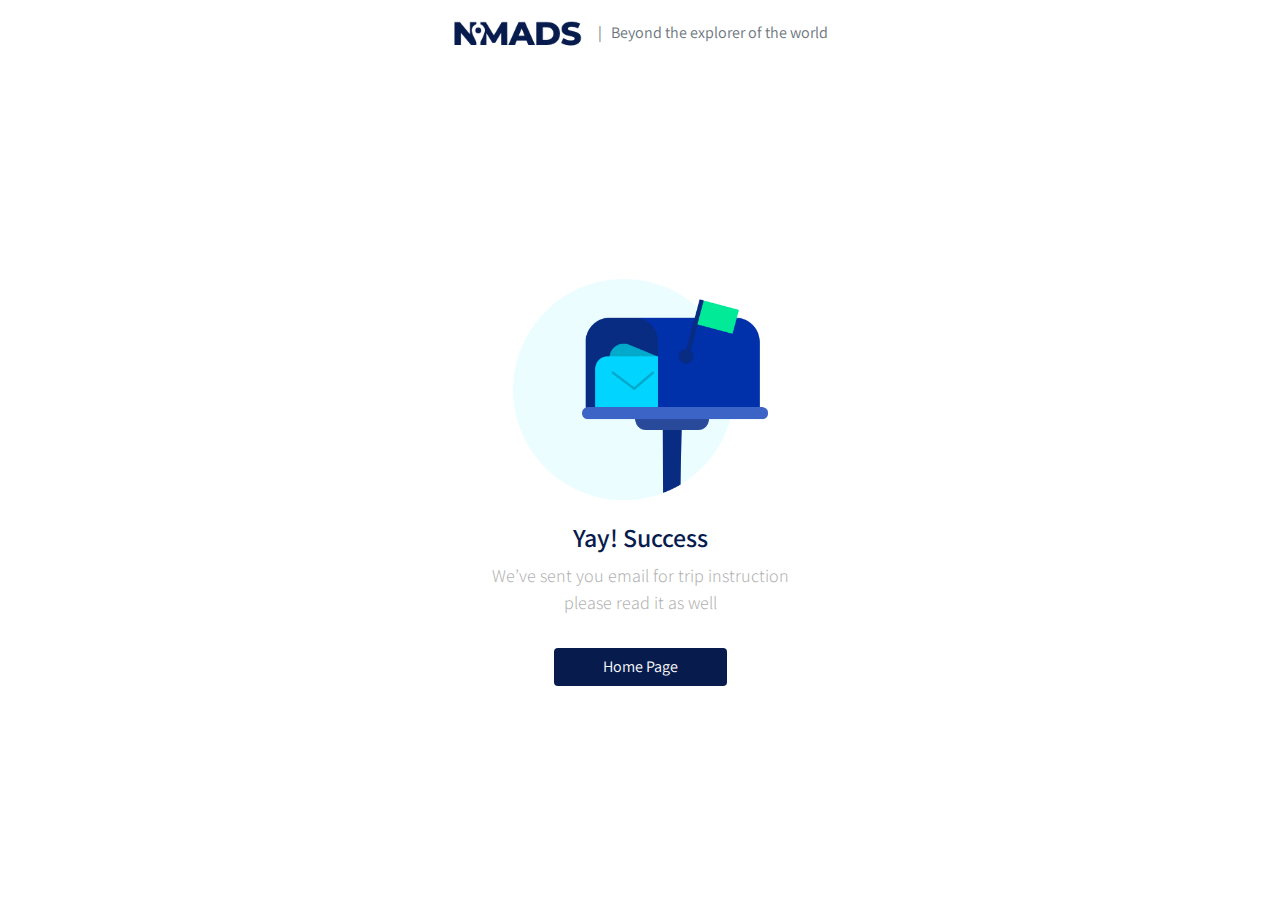
<file: success.html>
<!DOCTYPE html>
<html lang="en">
  <head>
    <meta charset="UTF-8" />
    <meta name="viewport" content="width=device-width, initial-scale=1.0" />
    <meta http-equiv="X-UA-Compatible" content="ie=edge" />
    <title>Details</title>
    <link
      rel="stylesheet"
      href="frontend/libraries/bootstrap/css/bootstrap.css"
    />
    <link rel="stylesheet" href="frontend/styles/main.css" />
    <link
      href="https://fonts.googleapis.com/css?family=Assistant:200,400,700&&display=swap"
      rel="stylesheet"
    />
    <link
      href="https://fonts.googleapis.com/css?family=Playfair+Display:400,700&display=swap"
      rel="stylesheet"
    />
    <link rel="stylesheet" href="frontend/libraries/xzoom/dist/xzoom.css" />
    <link rel="stylesheet" href="frontend/libraries/gijgo/css/gijgo.min.css" />
  </head>
  <body>
    <!-- Semantic elements -->
    <!-- https://www.w3schools.com/html/html5_semantic_elements.asp -->

    <!-- Bootstrap navbar example -->
    <!-- https://www.w3schools.com/bootstrap4/bootstrap_navbar.asp -->
    <div class="container">
      <nav class="row navbar navbar-expand-lg navbar-light bg-white">
        <div class="navbar-nav ml-auto mr-auto mr-sm-auto mr-lg-0 mr-md-auto">
          <a class="navbar-brand" href="index.html">
            <img src="frontend/images/logo.png" alt="" />
          </a>
        </div>
        <ul class="navbar-nav mr-auto d-none d-lg-block">
          <li>
            <span class="text-muted"
              >| &nbsp; Beyond the explorer of the world</span
            >
          </li>
        </ul>
      </nav>
    </div>
    <main>
      <div class="section-success d-flex align-items-center">
        <div class="col text-center">
          <img src="frontend/images/ic_mail.png" alt="" />
          <h1>Yay! Success</h1>
          <p>
            We’ve sent you email for trip instruction <br />
            please read it as well
          </p>
          <a href="index.html" class="btn btn-home-page mt-3 px-5">
            Home Page
          </a>
        </div>
      </div>
    </main>
    <script src="frontend/libraries/retina/retina.js"></script>
    <script src="frontend/libraries/jquery/jquery-3.4.1.min.js"></script>
    <script src="frontend/libraries/bootstrap/js/bootstrap.js"></script>
    <script src="frontend/libraries/xzoom/dist/xzoom.min.js"></script>
    <script src="frontend/libraries/gijgo/js/gijgo.min.js"></script>
    <script>
      $(document).ready(function() {
        $('.xzoom, .xzoom-gallery').xzoom({
          zoomWidth: 500,
          title: false,
          tint: '#333',
          Xoffset: 15
        });

        $('.datepicker').datepicker({
          uiLibrary: 'bootstrap4',
          icons: {
            rightIcon: '<img src="frontend/images/ic_doe.png" alt="" />'
          }
        });
      });
    </script>
  </body>
</html>
</file>
<file: frontend/styles/main.css>
html {
  scroll-behavior: smooth;
}

body {
  background-color: #fff;
  font-family: 'Assistant', sans-serif;
  color: #071C4D;
}

.navbar-brand img {
  max-height: 40px;
}

.btn-navbar-right {
  margin-top: -10px !important;
  margin-bottom: -8px !important;
  margin-right: -18px !important;
  height: 70px;
  border-radius: 0;
}

.navbar-light .navbar-nav .nav-link {
  color: #071C4D;
}

.navbar-light .navbar-nav .nav-link.active {
  font-weight: bold;
  color: #071C4D !important;
}

.btn-login {
  background-color: #071C4D;
  color: #fff;
}

.btn-login:hover {
  color: #fff;
}

header {
  margin-top: -68px;
  padding: 180px 0 165px;
  background-image: url("../images/header-background@2x.jpg");
  background-size: cover;
}

header h1,
header p {
  color: #fff;
}

header h1 {
  font-family: 'Playfair Display', serif;
  font-weight: bold;
}

header p {
  font-size: 22px;
}

header .btn-get-started {
  background-color: #FF9E53;
  color: #fff;
}

header .btn-get-started:hover {
  color: #fff;
}

.section-stats {
  margin-top: -50px;
}

.section-stats .stats-detail {
  padding-top: 15px;
  background: #fff;
  padding-left: 40px;
}

.section-stats h2 {
  font-size: 30px;
  margin-bottom: 0;
}

.section-stats p {
  font-size: 20px;
  font-weight: lighter;
}

.section-popular {
  min-height: 540px;
  background: #051334;
  margin-top: -50px;
  margin-bottom: -230px;
}

.section-popular .section-popular-heading {
  margin-top: 150px;
}

.section-popular .section-popular-heading h2,
.section-popular .section-popular-heading p {
  color: #fff;
}

.section-popular .section-popular-heading h2 {
  font-family: 'Playfair Display', serif;
  font-weight: bold;
}

.section-popular-content .section-popular-travel .card-travel {
  min-height: 380px;
  background: #fff;
  color: #fff;
  padding: 30px;
  background-size: cover;
  margin-bottom: 20px;
}

.section-popular-content .section-popular-travel .card-travel .travel-country {
  font-size: 18px;
  color: #fff;
}

.section-popular-content .section-popular-travel .card-travel .travel-location {
  font-size: 26px;
  color: #fff;
}

.section-popular-content .section-popular-travel .card-travel .travel-button .btn-travel-details {
  background-color: #FF9E53;
  color: #fff;
}

.section-popular-content .section-popular-travel .card-travel .travel-button .btn-travel-details:hover {
  color: #fff;
}

.section-networks {
  background-color: #fff;
  margin-top: -170px;
  padding-top: 240px;
  padding-bottom: 50px;
}

.section-networks h2 {
  font-family: 'Playfair Display', serif;
  font-weight: bold;
}

.section-networks img {
  max-width: 100%;
}

.section-testimonials-heading {
  background: -webkit-gradient(linear, left top, left bottom, from(#fff), to(#f7f9ff));
  background: linear-gradient(#fff 0%, #f7f9ff 100%);
  padding-top: 50px;
  min-height: 506px;
}

.section-testimonials-heading h2 {
  font-family: 'Playfair Display', serif;
  font-weight: bold;
}

.section-testimonials-content {
  margin-top: -300px;
  padding-bottom: 50px;
}

.section-testimonials-content .card-testimonial {
  padding: 40px 20px 10px;
  border-radius: 11px;
  margin-bottom: 20px;
}

.section-testimonials-content .card-testimonial .testimonial-content {
  min-height: 380px;
}

.section-testimonials-content .card-testimonial h3 {
  font-size: 22px;
}

.section-testimonials-content .card-testimonial .testimonials {
  font-size: 26px;
  text-align: center;
  color: #6e6e6e;
  font-weight: 200;
}

.section-testimonials-content .card-testimonial .trip-to {
  font-weight: normal;
  font-size: 22px;
  color: #6e6e6e;
}

.section-testimonials-content .card-testimonial hr {
  margin-left: -20px;
  margin-right: -20px;
}

.section-testimonials-content .btn-get-started {
  background-color: #FF9E53;
  color: #fff;
}

.section-testimonials-content .btn-get-started:hover {
  color: #fff;
}

.section-testimonials-content .btn-need-help {
  background-color: #F2F2F2;
  color: #C3C3C3;
}

.section-testimonials-content .btn-need-help:hover {
  color: #C3C3C3;
}

.section-footer a {
  color: #071c4d;
}

.section-details-header {
  min-height: 310px;
  background: #e4e6eb;
  margin-top: -68px;
}

.section-details-content {
  margin-top: -210px;
  min-height: 100vh;
}

.section-details-content .breadcrumb {
  background-color: transparent;
  padding: 0;
  margin-bottom: 30px;
}

.section-details-content .breadcrumb-item.active {
  font-weight: bold;
  color: #071C4D;
}

.section-details-content .card-details {
  padding: 30px;
  border-radius: 11px;
}

.section-details-content .card-details .trip-informations th {
  font-weight: 300;
  font-size: 18px;
  color: #071c4d;
}

.section-details-content .card-details .trip-informations td {
  font-weight: 300;
  font-size: 18px;
  color: #b1b1b1;
}

.section-details-content .card-details .trip-informations .text-blue {
  color: #071C4D;
  font-weight: bold;
}

.section-details-content .card-details .trip-informations .text-orange {
  color: #FF9E53;
  font-weight: bold;
}

.section-details-content .card-details h1 {
  font-size: 26px;
}

.section-details-content .card-details h2 {
  font-size: 20px;
}

.section-details-content .card-details p {
  font-size: 18px;
  color: #b1b1b1;
}

.section-details-content .card-details .payment-instructions {
  font-weight: 300;
  font-size: 14px;
  color: #b1b1b1;
}

.section-details-content .card-details .disclaimer {
  font-weight: 300;
  font-size: 14px;
  color: #b1b1b1;
}

.section-details-content .card-right {
  border-bottom-left-radius: 0;
  border-bottom-right-radius: 0;
  border-bottom: none;
}

.section-details-content .gallery .xzoom-container {
  display: block;
}

.section-details-content .gallery .xzoom-container .xzoom {
  width: 100%;
  -webkit-box-shadow: none;
          box-shadow: none;
  margin-bottom: 10px;
}

.section-details-content .gallery .xzoom-container .xactive {
  border: 2px solid #1abc9c;
  -webkit-box-shadow: none;
          box-shadow: none;
}

.section-details-content .features {
  margin-top: 20px;
}

.section-details-content .features h3 {
  font-size: 18px;
  color: #071c4d;
  margin-bottom: 0;
}

.section-details-content .features p {
  margin-bottom: 0;
}

.section-details-content .features .description {
  margin-left: 10px;
  overflow: hidden;
  float: left;
}

.section-details-content .features .features-image {
  width: 45px;
  height: 45px;
  float: left;
}

.section-details-content .join-container {
  margin-top: -16px;
}

.section-details-content .btn-join-now {
  background-color: #FF9E53;
  color: #fff;
  border-radius: 0;
}

.section-details-content .btn-join-now:hover {
  color: #fff;
}

.section-details-content .bank .bank-item h3 {
  font-size: 18px;
  color: #071c4d;
  margin-bottom: 0;
}

.section-details-content .bank .bank-item p {
  margin-bottom: 0;
}

.section-details-content .bank .bank-item .description {
  margin-left: 10px;
  overflow: hidden;
  float: left;
}

.section-details-content .bank .bank-item .description p {
  font-family: Assistant;
  font-weight: normal;
  font-size: 16px;
  text-align: left;
  color: #071c4d;
}

.section-details-content .bank .bank-item .bank-image {
  width: 45px;
  height: 45px;
  float: left;
}

.section-details-content .btn-add-now {
  background-color: #071C4D;
  color: #fff;
}

.section-details-content .btn-add-now:hover {
  color: #fff;
}

.section-details-content .input-group-text {
  background-color: transparent;
}

.section-details-content h3 {
  font-weight: 400;
  font-size: 14px;
  color: #071c4d;
}

.section-details-content .gj-datepicker .datepicker {
  border-right: 0;
}

.section-details-content .gj-datepicker .input-group-append .btn {
  padding-right: 30px;
}

.section-success {
  height: 90vh;
}

.section-success h1 {
  font-weight: 600;
  font-size: 26px;
  color: #071c4d;
}

.section-success p {
  font-weight: 300;
  font-size: 18px;
  color: #b1b1b1;
}

.section-success .btn-home-page {
  border-radius: 4px;
  background: #071c4d;
  color: #fff;
}

.section-success .btn-home-page:hover {
  color: #fff;
}
/*# sourceMappingURL=main.css.map */
</file>
<file: frontend/libraries/xzoom/dist/xzoom.css>
/* Compatibility styles for frameworks like bootstrap, foundation e.t.c */
.xzoom-source img, .xzoom-preview img, .xzoom-lens img {
  display: block;
  max-width: none;
  max-height: none;
  -webkit-transition: none;
  -moz-transition: none;
  -o-transition: none;
  transition: none;
}
/* --------------- */

/* xZoom Styles below */
.xzoom-container { 
  display: inline-block;
}

.xzoom-thumbs {
  text-align: center;
  margin-bottom: 10px;
}

.xzoom { 
  -webkit-box-shadow: 0px 0px 5px 0px rgba(0,0,0,0.5);
  -moz-box-shadow: 0px 0px 5px 0px rgba(0,0,0,0.5);
  box-shadow: 0px 0px 5px 0px rgba(0,0,0,0.5);  
}
.xzoom2, .xzoom3, .xzoom4, .xzoom5 {
  -webkit-box-shadow: 0px 0px 5px 0px rgba(0,0,0,0.5);
  -moz-box-shadow: 0px 0px 5px 0px rgba(0,0,0,0.5);
  box-shadow: 0px 0px 5px 0px rgba(0,0,0,0.5);
}

/* Thumbs */
.xzoom-gallery, .xzoom-gallery2, .xzoom-gallery3, .xzoom-gallery4, .xzoom-gallery5 {
  border: 1px solid #cecece;
  margin-left: 5px;
  margin-bottom: 10px;
}

.xzoom-source, .xzoom-hidden {
  display: block;
  position: static;
  float: none;
  clear: both;
}

/* Everything out of border is hidden */
.xzoom-hidden {
  overflow: hidden;
}

/* Preview */
.xzoom-preview {
  border: 1px solid #888;
  background: #2f4f4f;
  box-shadow: -0px -0px 10px rgba(0,0,0,0.50);
}

/* Lens */
.xzoom-lens {
  border: 1px solid #555;
  box-shadow: -0px -0px 10px rgba(0,0,0,0.50);
  cursor: crosshair;
}

/* Loading */
.xzoom-loading {
  background-position: center center;
  background-repeat: no-repeat;
  border-radius: 100%;
  opacity: .7;
  background: url(../images/xloading.gif);
  width: 48px;
  height: 48px;
}

/* Additional class that applied to thumb when it is active */
.xactive {
  -webkit-box-shadow: 0px 0px 3px 0px rgba(74,169,210,1);
  -moz-box-shadow: 0px 0px 3px 0px rgba(74,169,210,1);
  box-shadow: 0px 0px 3px 0px rgba(74,169,210,1); 
  border: 1px solid #4aaad2;
}

/* Caption */
.xzoom-caption {
  position: absolute;
  bottom: -43px;
  left: 0;
  background: #000;
  width: 100%;
  text-align: left;
}

.xzoom-caption span {
  color: #fff;
  font-family: Arial, sans-serif;
  display: block;
  font-size: 0.75em;
  font-weight: bold;
  padding: 10px;
}
</file>
<file: frontend/libraries/gijgo/css/gijgo.min.css>
.gj-button-md,.gj-text-align-center{text-align:center}.gj-button-md,.gj-modal{overflow:hidden;outline:0}.gj-button-md,.gj-button-md-group{position:relative;vertical-align:middle}.gj-button,.gj-button-md,.gj-cursor-pointer{cursor:pointer}.gj-button{background-color:#f5f5f5;border:1px solid #ddd;color:#000;border-radius:3px;padding:6px 10px}.gj-unselectable{-webkit-touch-callout:none;-webkit-user-select:none;-khtml-user-select:none;-moz-user-select:none;-ms-user-select:none;user-select:none}.gj-row{display:-webkit-box;display:-ms-flexbox;display:flex;-ms-flex-wrap:wrap;flex-wrap:wrap}.gj-margin-left-5{margin-left:5px}.gj-margin-left-10{margin-left:10px}.gj-width-full{width:100%}.gj-font-size-16{font-size:16px}.gj-hidden{display:none}.gj-button-md{background:0 0;border:none;border-radius:2px;color:rgba(0,0,0,.87);height:36px;margin:0;min-width:64px;padding:0 16px;display:inline-block;font-family:Roboto,Helvetica,Arial,sans-serif;font-size:1rem;font-weight:500;text-transform:uppercase;letter-spacing:0;will-change:box-shadow;transition:box-shadow .2s cubic-bezier(.4,0,1,1),background-color .2s cubic-bezier(.4,0,.2,1),color .2s cubic-bezier(.4,0,.2,1);text-decoration:none;line-height:36px;-webkit-user-select:none;-moz-user-select:none;-ms-user-select:none;user-select:none}.gj-button-md:hover{background-color:rgba(158,158,158,.2)}.gj-button-md:disabled{color:rgba(0,0,0,.26);background:0 0}.gj-button-md .gj-icon,.gj-button-md .material-icons{vertical-align:middle}.gj-button-md.gj-button-md-icon{width:24px;height:31px;min-width:24px;padding:0;display:table}ul.gj-list-bootstrap li [data-role=image],ul.gj-list-md li [data-role=checkbox],ul.gj-list-md li [data-role=image]{height:24px;width:24px}.gj-button-md.gj-button-md-icon .gj-icon,.gj-button-md.gj-button-md-icon .material-icons{display:table-cell;margin-right:0;width:24px;height:24px}.gj-button-md.active{background-color:rgba(158,158,158,.4)}.gj-button-md-group{display:inline-block}.gj-textbox-md{border:none;border-bottom:1px solid rgba(0,0,0,.42);display:block;font-family:Helvetica,Arial,sans-serif;font-size:16px;line-height:16px;padding:4px 0;margin:0;width:100%;background:0 0;text-align:left;color:rgba(0,0,0,.87)}.gj-textbox-md:active,.gj-textbox-md:focus{border-bottom:2px solid rgba(0,0,0,.42);outline:0}.gj-textbox-md::placeholder{color:#8e8e8e}.gj-textbox-md:-ms-input-placeholder{color:#8e8e8e}.gj-textbox-md::-ms-input-placeholder{color:#8e8e8e}.gj-md-spacer-24{min-width:24px;width:24px;display:inline-block}.gj-md-spacer-32{min-width:32px;width:32px;display:inline-block}.gj-modal{position:fixed;top:0;right:0;bottom:0;left:0;z-index:1203;display:none;-webkit-overflow-scrolling:touch;background-color:rgba(0,0,0,.54118);transition:.2s ease opacity;will-change:opacity}ul.gj-list li [data-role=wrapper]{display:table;width:100%}ul.gj-list li [data-role=checkbox],ul.gj-list li [data-role=image]{display:table-cell;vertical-align:middle;text-align:center}ul.gj-list li [data-role=display]{display:table-cell;vertical-align:middle;cursor:pointer}ul.gj-list li [data-role=display]:empty:before{content:"\200b"}ul.gj-list-bootstrap{padding-left:0;margin-bottom:0}ul.gj-list-bootstrap li{padding:0}ul.gj-list-bootstrap li [data-role=wrapper]{padding:0 10px}ul.gj-list-bootstrap li [data-role=checkbox]{width:24px;padding:3px}ul.gj-list-bootstrap li [data-role=display]{padding:8px 0 8px 4px}.list-group-item.active ul li,.list-group-item.active:focus ul li,.list-group-item.active:hover ul li{text-shadow:none;color:initial}ul.gj-list-md{padding:0;list-style:none;line-height:24px;letter-spacing:0;color:#616161}.gj-picker-md,ul.gj-list-md li{font-family:Roboto,Helvetica,Arial,sans-serif;font-size:16px;font-weight:400;letter-spacing:.04em;line-height:1}ul.gj-list-md li{display:list-item;list-style-type:none;padding:0;min-height:unset;box-sizing:border-box;align-items:center;cursor:default;overflow:hidden;-webkit-flex-direction:row;-ms-flex-direction:row;flex-direction:row;-webkit-flex-wrap:nowrap;-ms-flex-wrap:nowrap;flex-wrap:nowrap}ul.gj-list-md li [data-role=display]{padding:8px 0 8px 5px;order:0;flex-grow:2;text-decoration:none;box-sizing:border-box;align-items:center;text-align:left;color:rgba(0,0,0,.87)}ul.gj-list-md li.disabled>[data-role=wrapper]>[data-role=display]{color:#9E9E9E}.gj-list-md-active{background:#e0e0e0;color:#3f51b5}.gj-picker{position:absolute;z-index:1203;background-color:#fff}.gj-picker .selected{color:#fff}.gj-picker-md{color:rgba(0,0,0,.87);border:1px solid #E0E0E0}.gj-modal .gj-picker-md{border:0}.gj-picker-md [role=header]{color:rgba(255,255,255,.54);display:flex;background:#2196f3;align-items:baseline;user-select:none;justify-content:center}.gj-picker-md [role=footer]{float:right;padding:10px}.gj-picker-md [role=footer] button.gj-button-md{color:#2196f3;font-weight:700;font-size:13px}.gj-picker-bootstrap{border:1px solid #E0E0E0}.gj-picker-bootstrap .selected{color:#888}.gj-picker-bootstrap [role=header]{background:#eee;color:#AAA}@font-face{font-family:gijgo-material;src:url(../fonts/gijgo-material.eot?235541);src:url(../fonts/gijgo-material.eot?235541#iefix) format('embedded-opentype'),url(../fonts/gijgo-material.ttf?235541) format('truetype'),url(../fonts/gijgo-material.woff?235541) format('woff'),url(../fonts/gijgo-material.svg?235541#gijgo-material) format('svg');font-weight:400;font-style:normal}.gj-icon{font-family:gijgo-material!important;font-size:24px;speak:none;font-style:normal;font-weight:400;font-variant:normal;text-transform:none;line-height:1;letter-spacing:0;-webkit-font-feature-settings:"liga";-moz-font-feature-settings:"liga=1";-moz-font-feature-settings:"liga";-ms-font-feature-settings:"liga" 1;font-feature-settings:"liga";-webkit-font-variant-ligatures:discretionary-ligatures;font-variant-ligatures:discretionary-ligatures;-webkit-font-smoothing:antialiased;-moz-osx-font-smoothing:grayscale}.gj-icon.undo:before{content:"\e900"}.gj-icon.vertical-align-top:before{content:"\e901"}.gj-icon.vertical-align-center:before{content:"\e902"}.gj-icon.vertical-align-bottom:before{content:"\e903"}.gj-icon.arrow-dropup:before{content:"\e904"}.gj-icon.clock:before{content:"\e905"}.gj-icon.refresh:before{content:"\e906"}.gj-icon.last-page:before{content:"\e907"}.gj-icon.first-page:before{content:"\e908"}.gj-icon.cancel:before{content:"\e909"}.gj-icon.clear:before{content:"\e90a"}.gj-icon.check-circle:before{content:"\e90b"}.gj-icon.delete:before{content:"\e90c"}.gj-icon.arrow-upward:before{content:"\e90d"}.gj-icon.arrow-forward:before{content:"\e90e"}.gj-icon.arrow-downward:before{content:"\e90f"}.gj-icon.arrow-back:before{content:"\e910"}.gj-icon.list-numbered:before{content:"\e911"}.gj-icon.list-bulleted:before{content:"\e912"}.gj-icon.indent-increase:before{content:"\e913"}.gj-icon.indent-decrease:before{content:"\e914"}.gj-icon.redo:before{content:"\e915"}.gj-icon.align-right:before{content:"\e916"}.gj-icon.align-left:before{content:"\e917"}.gj-icon.align-justify:before{content:"\e918"}.gj-icon.align-center:before{content:"\e919"}.gj-icon.strikethrough:before{content:"\e91a"}.gj-icon.italic:before{content:"\e91b"}.gj-icon.underlined:before{content:"\e91c"}.gj-icon.bold:before{content:"\e91d"}.gj-icon.arrow-dropdown:before{content:"\e91e"}.gj-icon.done:before{content:"\e91f"}.gj-icon.pencil:before{content:"\e920"}.gj-icon.minus:before{content:"\e921"}.gj-icon.plus:before{content:"\e922"}.gj-icon.chevron-up:before{content:"\e923"}.gj-icon.chevron-right:before{content:"\e924"}.gj-icon.chevron-down:before{content:"\e925"}.gj-icon.chevron-left:before{content:"\e926"}.gj-icon.event:before{content:"\e927"}.gj-draggable{cursor:move}.gj-resizable-handle{position:absolute;font-size:.1px;display:block;-ms-touch-action:none;touch-action:none;z-index:1203}.gj-dialog-bootstrap [data-role=title],.gj-dialog-bootstrap4 [data-role=title]{display:inline}.gj-dialog-bootstrap,.gj-dialog-bootstrap4,.gj-dialog-md{z-index:1202;overflow:hidden}.gj-resizable-n{cursor:n-resize;height:7px;width:100%;top:-5px;left:0}.gj-resizable-e{cursor:e-resize;width:7px;right:-5px;top:0;height:100%}.gj-resizable-s{cursor:s-resize;height:7px;width:100%;bottom:-5px;left:0}.gj-resizable-w{cursor:w-resize;width:7px;left:-5px;top:0;height:100%}.gj-resizable-se{cursor:se-resize;width:12px;height:12px;right:1px;bottom:1px}.gj-resizable-sw{cursor:sw-resize;width:9px;height:9px;left:-5px;bottom:-5px}.gj-resizable-nw{cursor:nw-resize;width:9px;height:9px;left:-5px;top:-5px}.gj-resizable-ne{cursor:ne-resize;width:9px;height:9px;right:-5px;top:-5px}.gj-dialog-footer{position:absolute;bottom:0;width:100%;margin-top:0}.gj-dialog-scrollable [data-role=body]{overflow-x:hidden;overflow-y:scroll}.gj-dialog-bootstrap [data-role=close]{line-height:1.42857143}.gj-dialog-bootstrap4 [data-role=close]{line-height:1.5}.gj-dialog-md{background-color:#FFF;border:none;box-shadow:0 11px 15px -7px rgba(0,0,0,.2),0 24px 38px 3px rgba(0,0,0,.14),0 9px 46px 8px rgba(0,0,0,.12);box-sizing:border-box;position:relative;display:-webkit-box;display:-webkit-flex;display:-ms-flexbox;display:flex;-webkit-box-orient:vertical;-webkit-box-direction:normal;-webkit-flex-direction:column;-ms-flex-direction:column;flex-direction:column;-webkit-background-clip:padding-box;background-clip:padding-box;outline:0}.gj-dialog-md-header{padding:24px 24px 0;font-family:Roboto,Helvetica,Arial,sans-serif}.gj-dialog-md-title{margin:0;font-weight:400;display:inline;line-height:28px;font-size:20px}.gj-dialog-md-close{-webkit-appearance:none;padding:0;cursor:pointer;background:0 0;border:0;float:right;line-height:28px;font-size:28px}.gj-dialog-md-body{padding:20px 24px 24px;color:rgba(0,0,0,.54);font-family:Helvetica,Arial,sans-serif;font-size:14px;font-weight:400;line-height:20px}.gj-dialog-md-footer{padding:8px 8px 8px 24px;display:-webkit-flex;display:-ms-flexbox;display:flex;-webkit-flex-direction:row-reverse;-ms-flex-direction:row-reverse;flex-direction:row-reverse;-webkit-flex-wrap:wrap;-ms-flex-wrap:wrap;flex-wrap:wrap;box-sizing:border-box}.gj-dialog-md-footer>:first-child{margin-right:0}.gj-dialog-md-footer>*{margin-right:8px;height:36px}DIV.gj-grid-wrapper{margin:auto;position:relative;clear:both;z-index:1}TABLE.gj-grid{margin:auto;border-collapse:collapse;width:100%;table-layout:fixed}TABLE.gj-grid THEAD TH [data-role=selectAll]{margin:auto}table.gj-grid-bootstrap thead th [data-role=sorticon],table.gj-grid-md thead th [data-role=sorticon]{margin-left:5px}TABLE.gj-grid THEAD TH [data-role=title],TABLE.gj-grid THEAD TH [data-role=sorticon]{display:inline-block}TABLE.gj-grid THEAD TH{overflow:hidden;text-overflow:ellipsis}TABLE.gj-grid.autogrow-header-row THEAD TH{overflow:auto;text-overflow:initial;white-space:pre-wrap;-ms-word-break:break-word;word-break:break-word}TABLE.gj-grid>tbody>tr>td{overflow:hidden;position:relative}table.gj-grid tbody div[data-role=display]{vertical-align:middle;text-indent:0;white-space:pre-wrap;-ms-word-break:break-word;word-break:break-word}table.gj-grid.fixed-body-rows tbody div[data-role=display]{overflow:hidden;text-overflow:ellipsis;white-space:nowrap;-ms-word-break:initial;word-break:initial}table.gj-grid tfoot DIV[data-role=display]{vertical-align:middle;text-indent:0;display:flex}TABLE.gj-grid .fa{padding:2px}TABLE.gj-grid>tbody>tr>td>div{padding:2px;overflow:hidden}DIV.gj-grid-wrapper DIV.gj-grid-loading-cover{background:#BBB;opacity:.5;position:absolute;vertical-align:middle}DIV.gj-grid-wrapper DIV.gj-grid-loading-text{position:absolute;font-weight:700}table.gj-grid-bootstrap thead th{background-color:#f5f5f5;vertical-align:middle}table.gj-grid-bootstrap thead th [data-role=sorticon] i.gj-icon,table.gj-grid-bootstrap thead th [data-role=sorticon] i.material-icons{position:absolute;font-size:20px;top:15px}table.gj-grid-bootstrap tbody tr td div[data-role=display]{padding:0}.gj-grid-bootstrap-4 .gj-checkbox-bootstrap{display:inline-block;padding-top:2px}.gj-grid-bootstrap-4 tbody tr.active{background-color:rgba(0,0,0,.075)}.gj-grid-md{position:relative;border:1px solid #e0e0e0;border-collapse:collapse;white-space:nowrap;font-size:13px;font-family:Roboto,Helvetica,Arial,sans-serif;background-color:#fff}.gj-grid-md td:first-of-type,.gj-grid-md th:first-of-type{padding-left:24px}.gj-grid-md td,.gj-grid-md th{padding:12px 18px;position:relative;box-sizing:border-box}.gj-grid-md th{vertical-align:bottom;font-weight:700;line-height:31px;letter-spacing:0;height:56px;font-size:12px;color:rgba(0,0,0,.54);text-align:right}.gj-grid-md td{height:48px;border-top:1px solid #e0e0e0;border-bottom:1px solid #e0e0e0;text-align:left;color:rgba(0,0,0,.87)}.gj-grid-bootstrap tbody tr.gj-grid-top-border td,.gj-grid-md tbody tr.gj-grid-top-border td{border-top:2px solid #777}.gj-grid-bootstrap tbody tr.gj-grid-bottom-border td,.gj-grid-md tbody tr.gj-grid-bottom-border td{border-bottom:2px solid #777}.gj-grid-md tbody tr{position:relative;height:48px;transition-duration:.28s;transition-timing-function:cubic-bezier(.4,0,.2,1);transition-property:background-color}.gj-grid-md tbody tr:hover{background-color:#EEE}.gj-grid-md tbody tr.gj-grid-md-select{background-color:#F5F5F5}table.gj-grid-md thead th [data-role=sorticon] i.gj-icon,table.gj-grid-md thead th [data-role=sorticon] i.material-icons{position:absolute;font-size:16px;top:19px}table.gj-grid-md thead th.gj-grid-select-all{padding-bottom:3px}@media only all{td.display-1120,td.display-320,td.display-480,td.display-640,td.display-800,td.display-960,th.display-1120,th.display-320,th.display-480,th.display-640,th.display-800,th.display-960{display:none}}@media screen and (min-width:20em){TABLE.gj-grid-bootstrap td.display-320,TABLE.gj-grid-bootstrap th.display-320{display:table-cell}}@media screen and (min-width:30em){TABLE.gj-grid-bootstrap td.display-480,TABLE.gj-grid-bootstrap th.display-480{display:table-cell}}@media screen and (min-width:40em){TABLE.gj-grid-bootstrap td.display-640,TABLE.gj-grid-bootstrap th.display-640{display:table-cell}}@media screen and (min-width:50em){TABLE.gj-grid-bootstrap td.display-800,TABLE.gj-grid-bootstrap th.display-800{display:table-cell}}@media screen and (min-width:60em){TABLE.gj-grid-bootstrap td.display-960,TABLE.gj-grid-bootstrap th.display-960{display:table-cell}}@media screen and (min-width:70em){TABLE.gj-grid-bootstrap td.display-1120,TABLE.gj-grid-bootstrap th.display-1120{display:table-cell}}.gj-grid-md tfoot tr th{padding-right:14px}.gj-grid-md tfoot tr[data-role=pager] .gj-grid-mdl-pager-label{padding-left:5px;padding-right:5px}.gj-grid-md tfoot tr[data-role=pager] .gj-dropdown-md{margin-left:12px}.gj-grid-md tfoot tr[data-role=pager] .gj-dropdown-md [role=presenter]{font-size:12px;font-weight:700;color:rgba(0,0,0,.54)}.gj-grid-md tfoot tr[data-role=pager] .gj-dropdown-md [role=presenter] [role=display]{text-align:right}.gj-grid-md tfoot tr[data-role=pager] .gj-grid-md-limit-select{margin-left:10px;font-size:12px;font-weight:700;color:rgba(0,0,0,.54)}.gj-grid-bootstrap tfoot tr[data-role=pager] th{line-height:30px;background-color:#f5f5f5}.gj-grid-bootstrap tfoot tr[data-role=pager] th>div>button,.gj-grid-bootstrap tfoot tr[data-role=pager] th>div>div{margin-right:5px}.gj-grid-bootstrap-4 tfoot tr[data-role=pager] th>div button{height:34px}.gj-grid-bootstrap-4 tfoot tr[data-role=pager] th div .gj-dropdown-bootstrap-4 .gj-dropdown-expander-mi .gj-icon{top:5px}.gj-grid-bootstrap-3 tfoot tr[data-role=pager] th>div>input{margin-right:5px;width:40px;text-align:right;display:inline-block;font-weight:700}.gj-grid-bootstrap-4 tfoot tr[data-role=pager] th>div>div.input-group{width:40px}.gj-grid-bootstrap-4 tfoot tr[data-role=pager] th>div>div.input-group input{text-align:right;font-weight:700;height:34px;padding-top:2px;padding-bottom:6px}.gj-grid-bootstrap tfoot tr[data-role=pager] th>div>select{display:inline-block;margin-right:5px;width:60px}.gj-grid-bootstrap tfoot tr[data-role=pager] th .gj-dropdown-bootstrap .gj-list-bootstrap [data-role=display]{line-height:14px}.gj-grid-bootstrap tfoot tr[data-role=pager] th .gj-dropdown-bootstrap [role=presenter] [role=display]{font-weight:700}.gj-grid-bootstrap tfoot tr[data-role=pager] th .gj-dropdown-bootstrap-3 [role=presenter]{padding:2px 8px}.gj-grid-bootstrap tfoot tr[data-role=pager] th .gj-dropdown-bootstrap-4 [role=presenter]{padding:1px 8px}.gj-grid thead tr th div.gj-grid-column-resizer-wrapper{position:relative;width:100%;height:0;top:0;left:0;padding:0}span.gj-grid-column-resizer{position:absolute;right:0;width:10px;top:-100px;height:300px;z-index:1203;cursor:e-resize}.gj-grid-resize-cursor{cursor:e-resize}.gj-grid-md tbody tr td.gj-grid-left-border,.gj-grid-md thead tr th.gj-grid-left-border{border-left:3px solid #777}.gj-grid-md tbody tr td.gj-grid-right-border,.gj-grid-md thead tr th.gj-grid-right-border{border-right:3px solid #777}.gj-grid-bootstrap tbody tr td.gj-grid-left-border,.gj-grid-bootstrap thead tr th.gj-grid-left-border{border-left:5px solid #ddd}.gj-grid-bootstrap tbody tr td.gj-grid-right-border,.gj-grid-bootstrap thead tr th.gj-grid-right-border{border-right:5px solid #ddd}.gj-dirty{position:absolute;top:0;left:0;border-style:solid;border-width:3px;border-color:red transparent transparent red;padding:0;overflow:hidden;vertical-align:top}.gj-grid-md tbody tr td.gj-grid-management-column{padding:3px}.gj-grid-md tbody tr td[data-mode=edit]{padding:0 18px}.gj-grid-bootstrap tbody tr td[data-mode=edit],.gj-grid-bootstrap tbody tr td[data-mode=edit] [data-role=edit],.gj-grid-md tbody .gj-dropdown-md [role=presenter] [role=display]{padding:0}.gj-grid-bootstrap-3 tbody tr td.gj-grid-management-column{padding:3px}.gj-grid-bootstrap-3 tbody tr td[data-mode=edit]{height:38px}.gj-grid-bootstrap-3 tbody tr td[data-mode=edit] [data-role=edit] input[type=text]{height:37px;padding:8px}.gj-grid-bootstrap-3 tbody tr td[data-mode=edit] .gj-dropdown-bootstrap [role=presenter]{border:0;border-radius:0;height:37px;padding-left:8px}.gj-grid-bootstrap-3 tbody tr td[data-mode=edit] .gj-datepicker-bootstrap{height:37px}.gj-grid-bootstrap-3 tbody tr td[data-mode=edit] .gj-datepicker-bootstrap [role=input]{height:37px;border:0;border-radius:0}.gj-grid-bootstrap-3 tbody tr td[data-mode=edit] .gj-datepicker-bootstrap [role=right-icon]{border:0;border-radius:0}.gj-grid-bootstrap-3 tbody tr td[data-mode=edit] .gj-checkbox-bootstrap{display:inline-block;padding-top:10px;height:32px}.gj-grid-bootstrap-4 tbody tr td.gj-grid-management-column{padding:6px}.gj-grid-bootstrap-4 tbody tr td[data-mode=edit] [data-role=edit] input[type=text]{height:48px;padding-left:12px}.gj-grid-bootstrap-4 tbody tr td[data-mode=edit] .gj-dropdown-bootstrap [role=presenter]{border:0;border-radius:0;height:48px;padding-left:12px;font-family:-apple-system,system-ui,BlinkMacSystemFont,"Segoe UI",Roboto,"Helvetica Neue",Arial,sans-serif}.gj-grid-bootstrap-4 tbody tr td[data-mode=edit] .gj-dropdown-bootstrap-4 [role=expander].gj-dropdown-expander-mi .gj-icon,.gj-grid-bootstrap-4 tbody tr td[data-mode=edit] .gj-dropdown-bootstrap-4 [role=expander].gj-dropdown-expander-mi .material-icons{top:13px}.gj-grid-bootstrap-4 tbody tr td[data-mode=edit] .gj-datepicker-bootstrap{height:48px}.gj-grid-bootstrap-4 tbody tr td[data-mode=edit] .gj-datepicker-bootstrap [role=input]{height:48px;border:0;border-radius:0}.gj-grid-bootstrap-4 tbody tr td[data-mode=edit] .gj-datepicker-bootstrap [role=right-icon]{background-color:#fff}.gj-grid-bootstrap-4 tbody tr td[data-mode=edit] .gj-datepicker-bootstrap [role=right-icon] button{border:0;border-radius:0;width:43px;position:relative}.gj-grid-bootstrap-4 tbody tr td[data-mode=edit] .gj-datepicker-bootstrap [role=right-icon] .gj-icon,.gj-grid-bootstrap-4 tbody tr td[data-mode=edit] .gj-datepicker-bootstrap [role=right-icon] .material-icons{top:13px;left:10px;font-size:24px}.gj-grid-bootstrap-4 tbody tr td[data-mode=edit] .gj-checkbox-bootstrap{display:inline-block;padding-top:15px;height:42px}.gj-grid-md thead tr[data-role=filter] th{border-top:1px solid #e0e0e0}div.gj-grid-wrapper div.gj-grid-bootstrap-toolbar{background-color:#f5f5f5;padding:8px;font-weight:700;border:1px solid #ddd}div.gj-grid-wrapper div.gj-grid-bootstrap-4-toolbar{background-color:#f5f5f5;padding:12px;font-weight:700;border:1px solid #ddd}div.gj-grid-wrapper div.gj-grid-md-toolbar{font-weight:700;font-size:24px;font-family:Helvetica,Arial,sans-serif;background-color:#fff;border-top:1px solid #e0e0e0;border-left:1px solid #e0e0e0;border-right:1px solid #e0e0e0;border-bottom:0;border-collapse:collapse;padding:0 18px;line-height:56px}.gj-checkbox-bootstrap,.gj-checkbox-md{min-width:0;font-weight:400;text-align:center;position:relative}table.gj-grid-scrollable tbody{overflow-y:auto;overflow-x:hidden;display:block}table.gj-grid-md.gj-grid-scrollable{border-bottom:0}table.gj-grid-md.gj-grid-scrollable tbody{border-right:1px solid #e0e0e0;border-bottom:1px solid #e0e0e0}table.gj-grid-md.gj-grid-scrollable tfoot{border-bottom:1px solid #e0e0e0}table.gj-grid-bootstrap.gj-grid-scrollable{border-bottom:0}table.gj-grid-bootstrap.gj-grid-scrollable tbody{border-right:1px solid #ddd;border-bottom:1px solid #ddd}table.gj-grid-bootstrap.gj-grid-scrollable tbody tr[data-role=row]:first-child td{border-top:0}table.gj-grid-bootstrap.gj-grid-scrollable tbody tr[data-role=row] td:first-child{border-left:0}table.gj-grid-bootstrap.gj-grid-scrollable tbody tr[data-role=row] td:last-child{border-right:0}table.gj-grid-bootstrap.gj-grid-scrollable tfoot{border-bottom:1px solid #ddd}ul.gj-list li [data-role=spacer]{display:table-cell}ul.gj-list li [data-role=expander]{display:table-cell;vertical-align:middle;text-align:center;cursor:pointer}[data-type=tree] ul li [data-role=expander].gj-tree-font-awesome-expander,[data-type=tree] ul li [data-role=expander].gj-tree-glyphicons-expander,[data-type=tree] ul li [data-role=expander].gj-tree-material-icons-expander{width:24px}[data-type=tree] ul li [data-role=expander].gj-tree-glyphicons-expander .glyphicon{top:4px;height:24px}.gj-tree-bootstrap-3 ul.gj-list-bootstrap li{border:0;border-radius:0;color:#333}.gj-tree-bootstrap-3 ul.gj-list-bootstrap li.active{color:#fff}.gj-tree-bootstrap-3 ul.gj-list-bootstrap li.disabled{color:#777;background-color:#eee}.gj-tree-bootstrap-4 ul.gj-list-bootstrap li{border:0;border-radius:0;color:#212529}.gj-tree-bootstrap-4 ul.gj-list-bootstrap li.active{color:#fff}.gj-tree-bootstrap-4 ul.gj-list-bootstrap li.disabled{color:#868e96}.gj-tree-bootstrap-4 ul.gj-list-bootstrap li ul.gj-list-bootstrap{width:100%}.gj-tree-bootstrap-border ul.gj-list-bootstrap li{border:1px solid #ddd}.gj-tree-bootstrap-border ul.gj-list-bootstrap li ul.gj-list-bootstrap li{border-left:0;border-right:0}.gj-tree-bootstrap-border ul.gj-list-bootstrap li:first-child{border-top-left-radius:4px;border-top-right-radius:4px}.gj-tree-bootstrap-border ul.gj-list-bootstrap li:last-child{border-bottom-left-radius:4px;border-bottom-right-radius:4px}.gj-tree-bootstrap-border ul.gj-list-bootstrap li ul.gj-list-bootstrap li:first-child{border-top-left-radius:0;border-top-right-radius:0}.gj-tree-bootstrap-border ul.gj-list-bootstrap li ul.gj-list-bootstrap li:last-child{border-bottom:0;border-bottom-left-radius:0;border-bottom-right-radius:0}ul.gj-list-bootstrap li [data-role=expander].gj-tree-material-icons-expander{padding-top:8px;padding-bottom:4px}.gj-tree-drag-el,.gj-tree-drag-el li{padding:0;margin:0}ul.gj-list-bootstrap li [data-role=expander].gj-tree-material-icons-expander .gj-icon{width:24px;height:24px}ul.gj-list-md li.disabled>[data-role=wrapper]>[data-role=expander]{color:#9E9E9E}.gj-tree-md-border ul.gj-list-md li{border:1px solid #616161;margin-bottom:-1px}.gj-tree-md-border ul.gj-list-md li ul.gj-list-md li{border-left:0;border-right:0}.gj-tree-md-border ul.gj-list-md li ul.gj-list-md li:last-child{border-bottom:0}.gj-tree-drop-above{border-top:1px solid #000}.gj-tree-bootstrap-3 ul.gj-list-bootstrap li [data-role=wrapper].drop-above,.gj-tree-bootstrap-4 ul.gj-list-bootstrap li [data-role=wrapper].drop-above{border-top:2px solid #000}.gj-tree-drop-below{border-bottom:1px solid #000}.gj-tree-bootstrap-3 ul.gj-list-bootstrap li [data-role=wrapper].drop-below,.gj-tree-bootstrap-4 ul.gj-list-bootstrap li [data-role=wrapper].drop-below{border-bottom:2px solid #000}.gj-tree-drag-el{z-index:1203}.gj-tree-drag-el [data-role=wrapper]{cursor:move;display:table}.gj-tree-drag-el [data-role=indicator]{width:14px;padding:0 3px;display:table-cell;vertical-align:middle;text-align:center}.gj-tree-bootstrap-drag-el li.list-group-item{border:0;background:unset}.gj-tree-bootstrap-drag-el [data-role=indicator],.gj-tree-md-drag-el [data-role=indicator]{width:24px;height:24px;padding:0}.gj-checkbox-bootstrap{font-size:0;margin:0;width:18px;height:18px;display:inline}.gj-checkbox-bootstrap input[type=checkbox]{display:none;margin-bottom:-12px}.gj-checkbox-bootstrap span{background:#fff;display:block;content:" ";width:18px;height:18px;line-height:11px;font-size:11px;padding:2px;color:#555;border:1px solid #CCC;border-radius:3px;transition:box-shadow .2s linear,border-color .2s linear;cursor:pointer;margin:auto}.gj-checkbox-bootstrap input[type=checkbox]:focus+span:before{outline:0;box-shadow:0 0 0 0 #66afe9,0 0 6px rgba(102,175,233,.6);border-color:#66afe9}.gj-datepicker-bootstrap :active,.gj-datepicker-bootstrap :focus,.gj-timepicker-bootstrap :active,.gj-timepicker-bootstrap :focus{box-shadow:none}.gj-checkbox-bootstrap input[type=checkbox][disabled]+span{opacity:.6;cursor:not-allowed}.gj-checkbox-bootstrap.gj-checkbox-bootstrap-4 span{line-height:16px;padding:0}.gj-checkbox-bootstrap-4.gj-checkbox-material-icons input[type=checkbox]:checked+span:after,.gj-checkbox-bootstrap-4.gj-checkbox-material-icons input[type=checkbox]:indeterminate+span:after{font-size:16px}.gj-checkbox-md{font-size:0;margin:0;width:16px;height:16px}.gj-checkbox-md input[type=checkbox]{display:none;margin-bottom:-12px}.gj-checkbox-md span{display:inline-block;box-sizing:border-box;width:16px;height:16px;margin:0;cursor:pointer;overflow:hidden;border:2px solid #616161;border-radius:2px;z-index:2}.gj-checkbox-md input[type=checkbox]:checked+span{border:2px solid #536DFE}.gj-checkbox-md input[type=checkbox]:checked+span:after{color:#FFF;background-color:#536DFE;position:absolute;left:1px;top:-15px}.gj-checkbox-md input[type=checkbox]:indeterminate+span{border:2px solid #616161}.gj-checkbox-md input[type=checkbox]:indeterminate+span:after{color:#616161;position:absolute;left:1px;top:-15px}.gj-checkbox-md input[type=checkbox][disabled]+span{border:2px solid #9E9E9E}.gj-editor-md,.gj-editor-md [role=body]{border:1px solid rgba(158,158,158,.2)}.gj-checkbox-md input[type=checkbox][disabled]+span:after{background-color:#9E9E9E}.gj-checkbox-md input[type=checkbox][disabled]:indeterminate+span:after{color:#FFF}.gj-checkbox-material-icons input[type=checkbox]:checked+span:after{content:"\e91f";font-size:14px;font-weight:700;white-space:pre}.gj-checkbox-material-icons input[type=checkbox]:indeterminate+span:after{content:"\e921";font-size:14px;font-weight:700;white-space:pre}.gj-checkbox-glyphicons input[type=checkbox]:checked+span:after{display:inline-block;font-family:'Glyphicons Halflings';content:"\e013 "}.gj-checkbox-glyphicons input[type=checkbox]:indeterminate+span:after{display:inline-block;font-family:'Glyphicons Halflings';content:"\2212 ";padding-right:1px}.gj-checkbox-fontawesome .fa{font-size:14px}.gj-checkbox-bootstrap.gj-checkbox-fontawesome .fa{line-height:18px}.gj-checkbox-fontawesome input[type=checkbox]:checked+span:before{content:"\f00c "}.gj-checkbox-fontawesome input[type=checkbox]:indeterminate+span:before{content:"\f068 "}.gj-editor [role=body]{overflow:auto;outline:transparent solid 0;box-sizing:border-box}.gj-editor-md{padding:7px;font-family:Roboto,Helvetica,Arial,sans-serif;font-size:14px;font-weight:500;letter-spacing:0}.gj-editor-md [role=toolbar]{margin-bottom:7px}.gj-editor-md [role=toolbar] .gj-button-md{min-width:54px;margin-right:5px}.gj-editor-md [role=toolbar] .gj-button-md .gj-icon{width:24px;height:24px}.gj-editor-bootstrap,.gj-editor-bootstrap [role=body]{border:1px solid #eceeef}.gj-editor-md p{margin:0;padding:0}.gj-editor-md blockquote{font-size:14px}.gj-editor-bootstrap{padding:7px}.gj-editor-bootstrap [role=toolbar]{margin-bottom:7px}.gj-editor-bootstrap [role=toolbar] .btn-group{margin-right:10px}.gj-editor-bootstrap [role=toolbar] button{height:36px}.gj-editor-bootstrap p{margin:0;padding:0}.gj-editor-bootstrap blockquote{font-size:14px}.gj-datepicker-md,.gj-dropdown-md [role=presenter]{font-family:Roboto,Helvetica,Arial,sans-serif;font-size:16px;font-weight:400;letter-spacing:.04em}.gj-dropdown{position:relative;border-collapse:separate}.gj-dropdown [role=presenter]{display:table;cursor:pointer;outline:0;position:relative}.gj-dropdown [role=presenter] [role=display]{display:table-cell;text-align:left;width:100%}.gj-dropdown [role=presenter] [role=expander]{display:table-cell;vertical-align:middle;text-align:center;width:24px;height:24px}.gj-dropdown-md [role=presenter]{line-height:1;color:rgba(0,0,0,.87);padding:0;border:0;border-bottom:1px solid rgba(0,0,0,.42);background:0 0}.gj-dropdown-md [role=presenter]:active,.gj-dropdown-md [role=presenter]:focus{border-bottom:2px solid rgba(0,0,0,.42)}.gj-dropdown-md [role=presenter] [role=display]{padding:4px 0;line-height:18px}.gj-dropdown-md [role=presenter] [role=display] .placeholder{color:#8e8e8e}.gj-dropdown-list-md{position:absolute;top:0;left:0;background-color:#f5f5f5;color:#000;margin:0;z-index:1203}.gj-dropdown-list-md li.active,.gj-dropdown-list-md li:hover{background-color:#eee}.gj-dropdown-bootstrap [role=presenter] [role=display]{padding-right:5px}.gj-dropdown-bootstrap [role=presenter] [role=expander]{padding-left:5px}.gj-dropdown-bootstrap [role=presenter] [role=expander].gj-dropdown-expander-mi{width:24px}.gj-dropdown-bootstrap-3 [role=presenter] [role=display]{line-height:20px}.gj-dropdown-bootstrap-3 [role=presenter] [role=display] .placeholder{color:#9999b3}.gj-dropdown-bootstrap-3 [role=presenter] [role=expander]{width:20px;height:20px}.gj-dropdown-bootstrap-3 [role=presenter] [role=expander].gj-dropdown-expander-mi .gj-icon,.gj-dropdown-bootstrap-3 [role=presenter] [role=expander].gj-dropdown-expander-mi .material-icons{top:5px;right:10px;position:absolute}.gj-dropdown-bootstrap-4 [role=presenter]{border:1px solid #ced4da}.gj-dropdown-bootstrap-4 [role=presenter] [role=display]{line-height:24px}.gj-dropdown-bootstrap-4 [role=presenter] [role=expander].gj-dropdown-expander-mi .gj-icon,.gj-dropdown-bootstrap-4 [role=presenter] [role=expander].gj-dropdown-expander-mi .material-icons{top:7px;right:10px;position:absolute}.gj-dropdown-list-bootstrap{position:absolute;top:32px;left:0;margin:0;z-index:1203}.gj-datepicker [role=input]::-ms-clear{display:none}.gj-datepicker [role=right-icon]{cursor:pointer}.gj-picker div[role=navigator]{display:-webkit-box;display:-ms-flexbox;display:flex;-ms-flex-wrap:wrap;flex-wrap:wrap}.gj-picker div[role=navigator] div{cursor:pointer;position:relative;flex-basis:0;-webkit-box-flex:1;-ms-flex-positive:1;flex-grow:1;max-width:100%}.gj-datepicker-md{line-height:1;color:rgba(0,0,0,.87);position:relative}.gj-datepicker-md [role=right-icon]{position:absolute;right:0;top:0;font-size:24px}.gj-datepicker-md.small .gj-textbox-md{font-size:14px}.gj-datepicker-md.small .gj-icon{font-size:22px}.gj-datepicker-md.large .gj-textbox-md{font-size:18px}.gj-datepicker-md.large .gj-icon{font-size:28px}.gj-picker-md.datepicker [role=header]{padding:20px;display:block}.gj-picker-md.datepicker [role=header] [role=year]{font-size:17px;padding-bottom:5px;cursor:pointer}.gj-picker-md.datepicker [role=header] [role=date]{font-size:36px;cursor:pointer}.gj-picker-md div[role=navigator]{height:42px;line-height:42px}.gj-picker div[role=navigator] div[role=period]{width:100%;text-align:center;font-weight:700;font-size:15px}.gj-picker-md div[role=navigator] div:first-child,.gj-picker-md div[role=navigator] div:last-child{max-width:42px}.gj-picker-md div[role=navigator] div i.gj-icon,.gj-picker-md div[role=navigator] div i.material-icons{position:absolute;top:8px}.gj-picker-md div[role=navigator] div:first-child i.gj-icon,.gj-picker-md div[role=navigator] div:first-child i.material-icons{left:10px}.gj-picker-md div[role=navigator] div:last-child i.gj-icon,.gj-picker-md div[role=navigator] div:last-child i.material-icons{right:11px}.gj-picker-md table thead{color:#9E9E9E}.gj-picker-md table tr td div,.gj-picker-md table tr th div{display:block;width:40px;height:40px;line-height:40px;font-size:13px;text-align:center;vertical-align:middle}[type=year].gj-picker-md table tr td div,[type=decade].gj-picker-md table tr td div,[type=century].gj-picker-md table tr td div{width:73px;height:73px;line-height:73px;cursor:pointer}.gj-picker-md table tr td.gj-cursor-pointer div:hover{background:#EEE;border-radius:50%;color:rgba(0,0,0,.87)}.gj-picker-md table tr td.disabled div,.gj-picker-md table tr td.other-month div{color:#BDBDBD}.gj-picker-md table tr td.focused div{background:#E0E0E0;border-radius:50%}.gj-picker-md table tr td.today div{color:#1976D2}.gj-picker-md table tr td.selected.gj-cursor-pointer div{color:#FFF;background:#1976D2;border-radius:50%}.gj-picker-md table tr td.calendar-week div{font-weight:700}.gj-picker-bootstrap{border:1px solid rgba(0,0,0,.15);border-radius:4px;padding:4px}.gj-modal .gj-picker-bootstrap{padding:0}.gj-picker-bootstrap.datepicker [role=header]{padding:10px 20px;display:block}.gj-picker-bootstrap.datepicker [role=header] [role=year]{font-size:15px;cursor:pointer}.gj-picker-bootstrap [role=header] [role=date]{font-size:24px;cursor:pointer}.gj-modal .gj-picker-bootstrap.datepicker [role=body]{padding:15px}.gj-picker-bootstrap div[role=navigator]{height:30px;line-height:30px;text-align:center}.gj-picker-bootstrap div[role=navigator] div:first-child,.gj-picker-bootstrap div[role=navigator] div:last-child{max-width:30px}.gj-picker-bootstrap table tr td div,.gj-picker-bootstrap table tr th div{display:block;width:30px;height:30px;line-height:30px;text-align:center;vertical-align:middle}[type=year].gj-picker-bootstrap table tr td div,[type=decade].gj-picker-bootstrap table tr td div,[type=century].gj-picker-bootstrap table tr td div{width:53px;height:53px;line-height:53px;cursor:pointer}.gj-picker-bootstrap table tr th div i,.gj-picker-bootstrap table tr th div span{line-height:30px}.gj-picker-bootstrap div[role=navigator] .gj-icon,.gj-picker-bootstrap div[role=navigator] .material-icons{margin:3px}.gj-picker-bootstrap table tr td.focused div,.gj-picker-bootstrap table tr td.gj-cursor-pointer div:hover{background:#EEE;border-radius:4px;color:#212529}.gj-picker-bootstrap table tr td.today div{color:#204d74;font-weight:700}.gj-picker-bootstrap table tr td.selected.gj-cursor-pointer div{color:#fff;background-color:#204d74;border-color:#122b40;border-radius:4px}.gj-picker-bootstrap table tr td.disabled div,.gj-picker-bootstrap table tr td.other-month div{color:#777}.gj-datepicker-bootstrap span[role=right-icon].input-group-addon{border-left:0;position:relative;border-radius:0 4px 4px 0}.gj-datepicker-bootstrap span[role=right-icon].input-group-addon .gj-icon,.gj-datepicker-bootstrap span[role=right-icon].input-group-addon .material-icons{position:absolute;top:7px;left:7px}.gj-datepicker-bootstrap [role=right-icon] button{width:38px;position:relative;border:1px solid #ced4da}.gj-datepicker-bootstrap [role=right-icon] button:hover{color:#6c757d;background-color:transparent}.gj-datepicker-bootstrap.input-group-sm [role=right-icon] button{width:30px}.gj-datepicker-bootstrap.input-group-lg [role=right-icon] button{width:48px}.gj-datepicker-bootstrap [role=right-icon] button .gj-icon,.gj-datepicker-bootstrap [role=right-icon] button .material-icons{position:absolute;font-size:21px;top:9px;left:9px}.gj-datepicker-bootstrap.input-group-sm [role=right-icon] button .gj-icon,.gj-datepicker-bootstrap.input-group-sm [role=right-icon] button .material-icons{top:6px;left:6px;font-size:19px}.gj-datepicker-bootstrap.input-group-lg [role=right-icon] button .gj-icon,.gj-datepicker-bootstrap.input-group-lg [role=right-icon] button .material-icons{font-size:27px;top:10px;left:10px}.gj-timepicker [role=input]::-ms-clear{display:none}.gj-timepicker [role=right-icon]{cursor:pointer}.gj-picker.timepicker [role=header]{font-size:58px;padding:20px 0;line-height:58px;display:flex;align-items:baseline;user-select:none;justify-content:center}.gj-picker.timepicker [role=header] div{cursor:pointer;width:66px;text-align:right}.gj-picker [role=header] [role=mode]{position:relative;width:0}.gj-picker [role=header] [role=mode] span{position:absolute;left:7px;line-height:18px;font-size:18px}.gj-picker [role=header] [role=mode] span[role=am]{top:7px}.gj-picker [role=header] [role=mode] span[role=pm]{bottom:7px}.gj-picker [role=body] [role=dial]{width:256px;color:rgba(0,0,0,.87);height:256px;position:relative;background:#eee;border-radius:50%;margin:10px}.gj-picker-md .arrow-begin,.gj-picker-md [role=body] [role=arrow]{background-color:#2196f3}.gj-picker [role=body] [role=hour]{top:calc(50% - 16px);left:calc(50% - 16px);width:32px;height:32px;cursor:pointer;position:absolute;font-size:14px;text-align:center;line-height:32px;user-select:none;pointer-events:none}.gj-colorpicker-md,.gj-timepicker-md{font-family:Roboto,Helvetica,Arial,sans-serif;font-weight:400;letter-spacing:.04em;line-height:1}.gj-picker [role=body] [role=hour].selected{color:rgba(255,255,255,1)}.gj-picker [role=body] [role=arrow]{top:calc(50% - 1px);left:50%;height:2px;position:absolute;pointer-events:none;transform-origin:left center;transition:all 250ms cubic-bezier(.4,0,.2,1);width:calc(50% - 52px)}.gj-picker .arrow-begin{top:-3px;left:-4px;width:8px;height:8px;position:absolute;border-radius:50%}.gj-picker .arrow-end{top:-15px;right:-16px;width:0;height:0;position:absolute;box-sizing:content-box;border-width:16px;border-radius:50%}.gj-timepicker-md{font-size:16px;color:rgba(0,0,0,.87);position:relative}.gj-timepicker-md.small .gj-textbox-md{font-size:14px}.gj-timepicker-md.small .gj-icon{font-size:22px}.gj-timepicker-md.large .gj-textbox-md{font-size:18px}.gj-timepicker-md.large .gj-icon{font-size:28px}.gj-timepicker-md [role=right-icon]{cursor:pointer;position:absolute;right:0;top:0;font-size:24px}.gj-picker-md .arrow-end{border:16px solid #2196f3}.gj-picker-bootstrap .arrow-begin,.gj-picker-bootstrap [role=body] [role=arrow]{background-color:#888}.gj-picker-bootstrap .arrow-end{border:16px solid #888}.gj-timepicker-bootstrap .input-group-addon{border-left:0;position:relative;width:38px;border-radius:0 4px 4px 0}.gj-timepicker-bootstrap.input-group-sm .input-group-addon{width:30px}.gj-timepicker-bootstrap.input-group-lg .input-group-addon{width:46px}.gj-timepicker-bootstrap .input-group-addon .gj-icon,.gj-timepicker-bootstrap .input-group-addon .material-icons{position:absolute;font-size:21px;top:6px;left:8px}.gj-timepicker-bootstrap.input-group-sm .input-group-addon .gj-icon,.gj-timepicker-bootstrap.input-group-sm .input-group-addon .material-icons{font-size:19px;top:5px;left:5px}.gj-timepicker-bootstrap.input-group-lg .input-group-addon .gj-icon,.gj-timepicker-bootstrap.input-group-lg .input-group-addon .material-icons{font-size:27px;top:10px;left:10px}.gj-timepicker-bootstrap [role=right-icon] button{width:38px;position:relative;border:1px solid #ced4da}.gj-timepicker-bootstrap.input-group-sm [role=right-icon] button{width:30px}.gj-timepicker-bootstrap.input-group-lg [role=right-icon] button{width:48px}.gj-timepicker-bootstrap [role=right-icon] button .gj-icon,.gj-timepicker-bootstrap [role=right-icon] button .material-icons{position:absolute;font-size:21px;top:9px;left:9px}.gj-timepicker-bootstrap.input-group-sm [role=right-icon] button .gj-icon,.gj-timepicker-bootstrap.input-group-sm [role=right-icon] button .material-icons{top:6px;left:6px;font-size:19px}.gj-timepicker-bootstrap.input-group-lg [role=right-icon] button .gj-icon,.gj-timepicker-bootstrap.input-group-lg [role=right-icon] button .material-icons{font-size:27px;top:10px;left:10px}.gj-picker.datetimepicker [role=header] [role=date]{padding-bottom:5px;text-align:center;cursor:pointer}.gj-picker [role=switch]{align-items:baseline;user-select:none;position:relative}.gj-picker [role=switch] [role=calendarMode]{position:absolute;bottom:2px;left:0;cursor:pointer}.gj-picker [role=switch] [role=time]{width:100%;text-align:center}.gj-picker [role=switch] [role=time] div{display:inline;cursor:pointer}.gj-picker [role=switch] [role=clockMode]{position:absolute;right:0;bottom:3px;cursor:pointer}.gj-picker-md.datetimepicker [role=header]{font-size:36px;padding:10px 20px;display:block}.gj-picker-md [role=switch]{color:rgba(255,255,255,.54);background:#2196f3;font-size:32px}.gj-picker-bootstrap.datetimepicker [role=header]{font-size:36px;padding:10px 20px;display:block}.gj-picker-bootstrap.datetimepicker [role=header] [role=time]{font-size:22px}.gj-slider{position:relative;padding:8px 6px}.gj-slider [role=track]{width:100%}.gj-slider [role=progress]{position:absolute;z-index:1203}.gj-slider [role=handle]{position:absolute}.gj-slider-md [role=track]{display:-webkit-box;display:-ms-flexbox;display:flex;-webkit-box-orient:vertical;-webkit-box-direction:normal;-ms-flex-direction:column;flex-direction:column;-webkit-box-pack:center;-ms-flex-pack:center;justify-content:center;color:#fff;text-align:center;background-color:#e9ecef;height:2px;background-color:rgba(0,0,0,.26)}.gj-slider-md [role=progress]{display:-webkit-box;display:-ms-flexbox;display:flex;-webkit-box-orient:vertical;-webkit-box-direction:normal;-ms-flex-direction:column;flex-direction:column;-webkit-box-pack:center;-ms-flex-pack:center;justify-content:center;color:#fff;text-align:center;height:2px;background-color:#536DFE;top:8px;left:6px}.gj-slider-md [role=handle]{top:3px;left:0;width:12px;height:12px;background-color:#536DFE;filter:progid:DXImageTransform.Microsoft.gradient(startColorstr='#ff337ab7', endColorstr='#ff2e6da4', GradientType=0);filter:none;-webkit-box-shadow:inset 0 1px 0 rgba(255,255,255,.2),0 1px 2px rgba(0,0,0,.05);box-shadow:inset 0 1px 0 rgba(255,255,255,.2),0 1px 2px rgba(0,0,0,.05);border:0 solid transparent;border-radius:50%;cursor:pointer;z-index:1204}.gj-slider-bootstrap [role=track]{border-radius:4px;height:10px}.gj-slider-bootstrap [role=progress]{height:10px;border-radius:4px;top:8px;left:6px;transition:none}.gj-slider-bootstrap [role=handle]{top:2px;left:0;width:20px;height:20px;filter:progid:DXImageTransform.Microsoft.gradient(startColorstr='#ff337ab7', endColorstr='#ff2e6da4', GradientType=0);filter:none;-webkit-box-shadow:inset 0 1px 0 rgba(255,255,255,.2),0 1px 2px rgba(0,0,0,.05);box-shadow:inset 0 1px 0 rgba(255,255,255,.2),0 1px 2px rgba(0,0,0,.05);border:0 solid transparent;border-radius:50%;cursor:pointer;z-index:1204}.gj-slider-bootstrap-3 [role=handle]{background-color:#337ab7;background-image:-webkit-linear-gradient(top,#337ab7 0,#2e6da4 100%);background-image:-o-linear-gradient(top,#337ab7 0,#2e6da4 100%);background-image:linear-gradient(to bottom,#337ab7 0,#2e6da4 100%);background-repeat:repeat-x}.gj-slider-bootstrap-4 [role=handle]{background-color:#007bff;background-image:-webkit-linear-gradient(top,#007bff 0,#2e6da4 100%);background-image:-o-linear-gradient(top,#007bff 0,#2e6da4 100%);background-image:linear-gradient(to bottom,#007bff 0,#2e6da4 100%);background-repeat:repeat-x}.gj-colorpicker [role=right-icon]{cursor:pointer}.gj-colorpicker-md{font-size:16px;color:rgba(0,0,0,.87);position:relative}.gj-colorpicker-md [role=right-icon]{position:absolute;right:0;top:0;font-size:24px}
</file>
